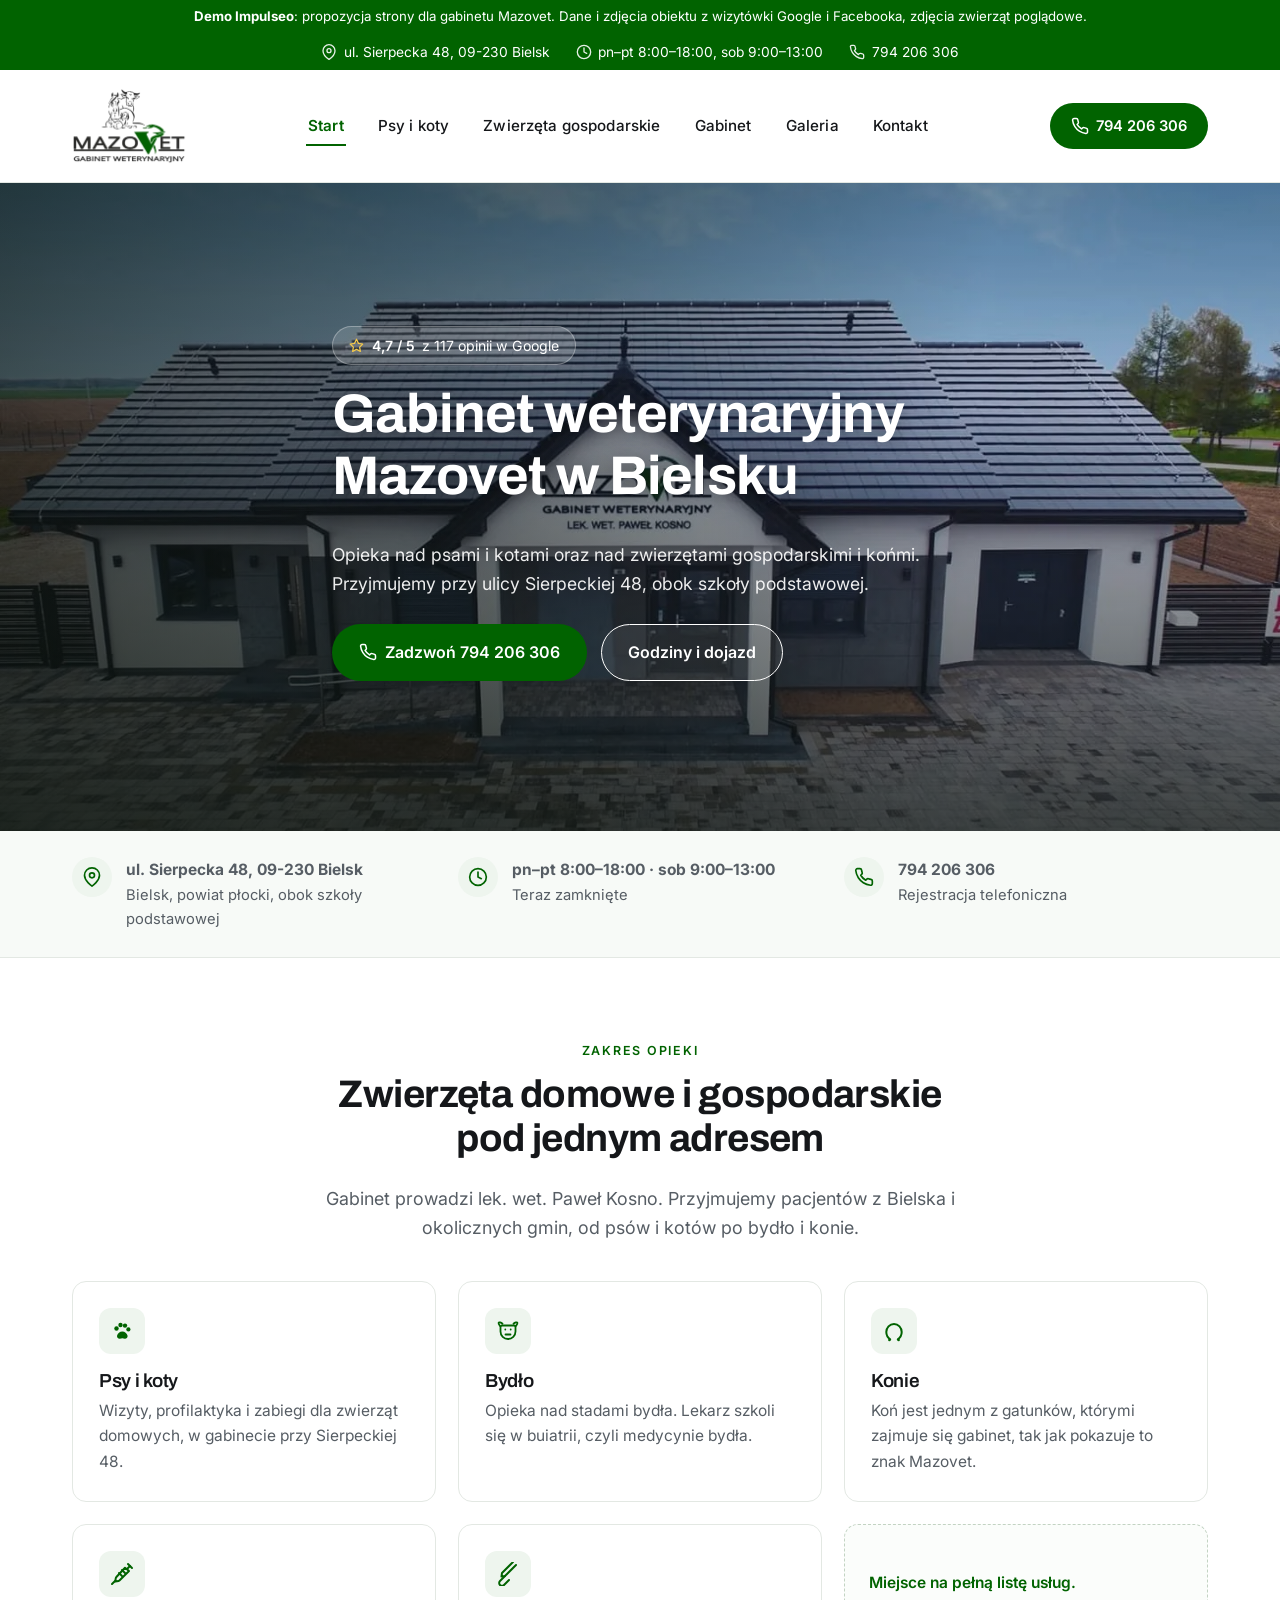
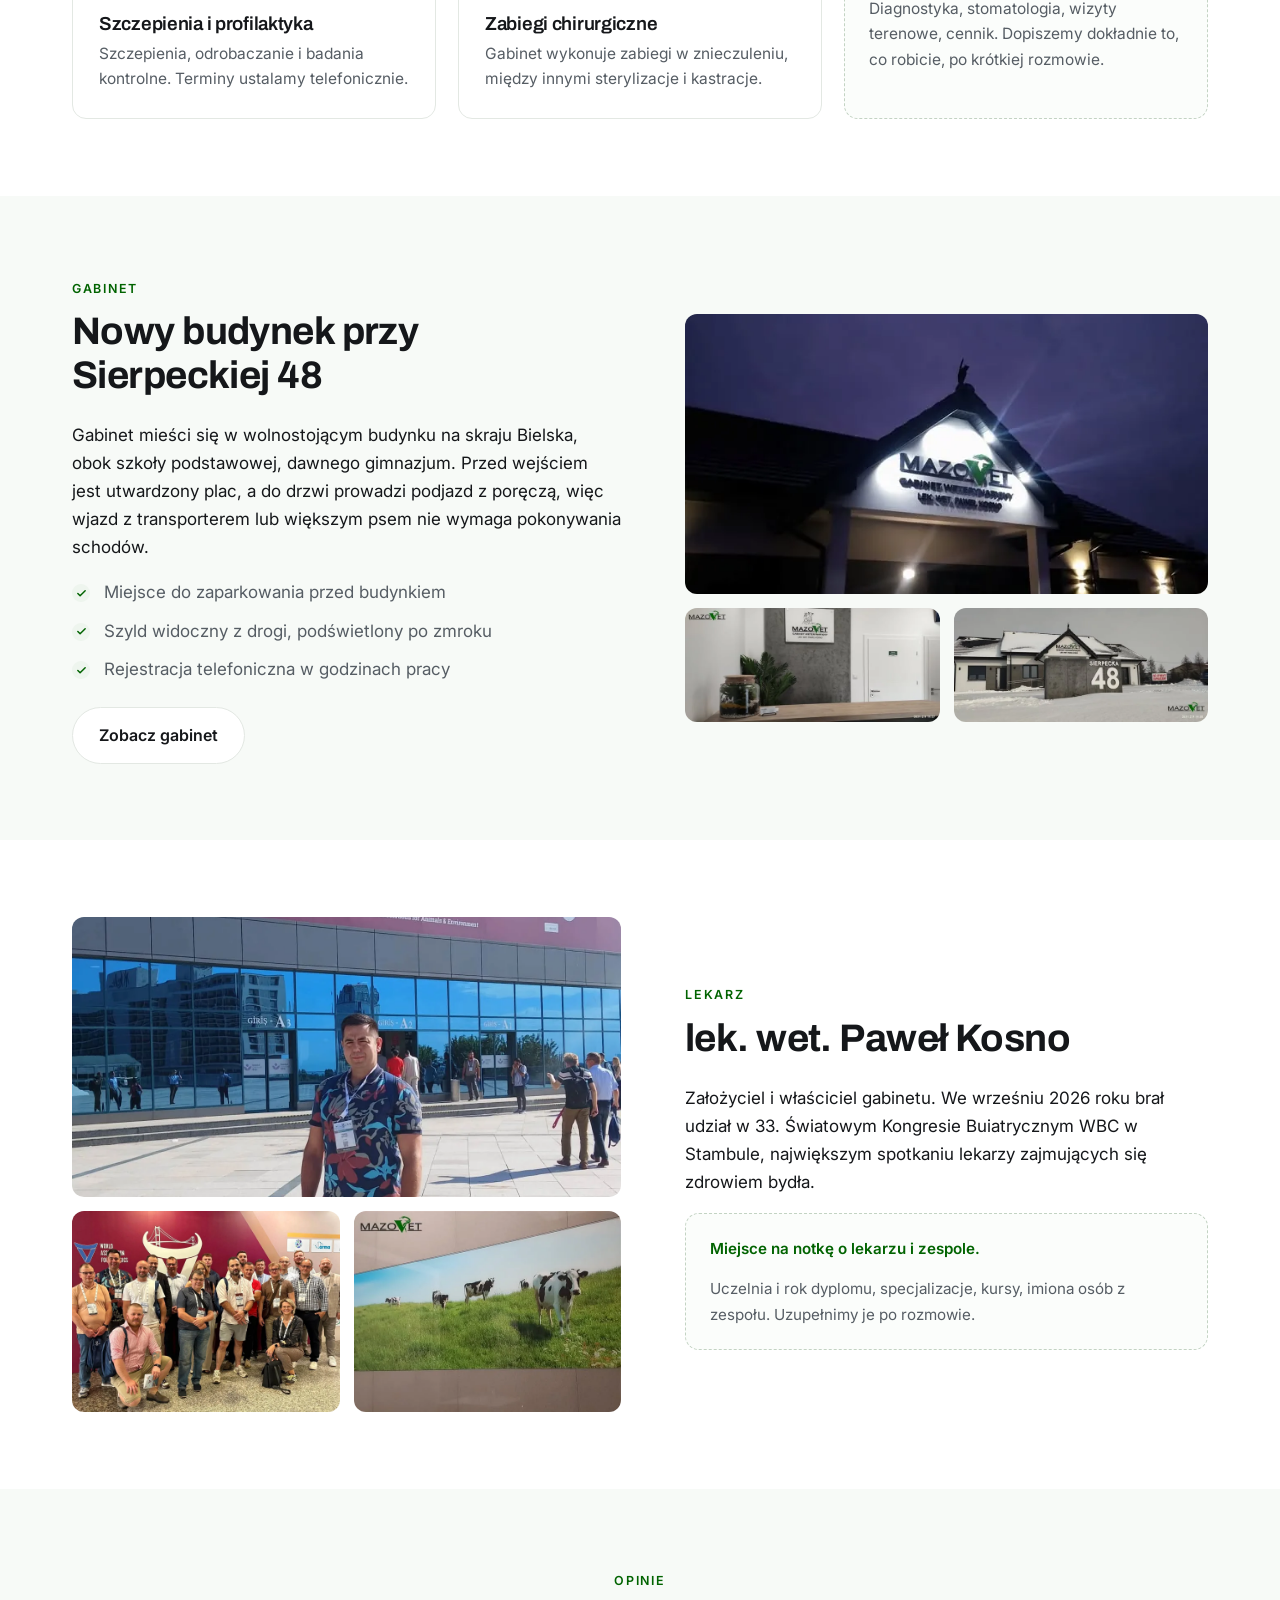
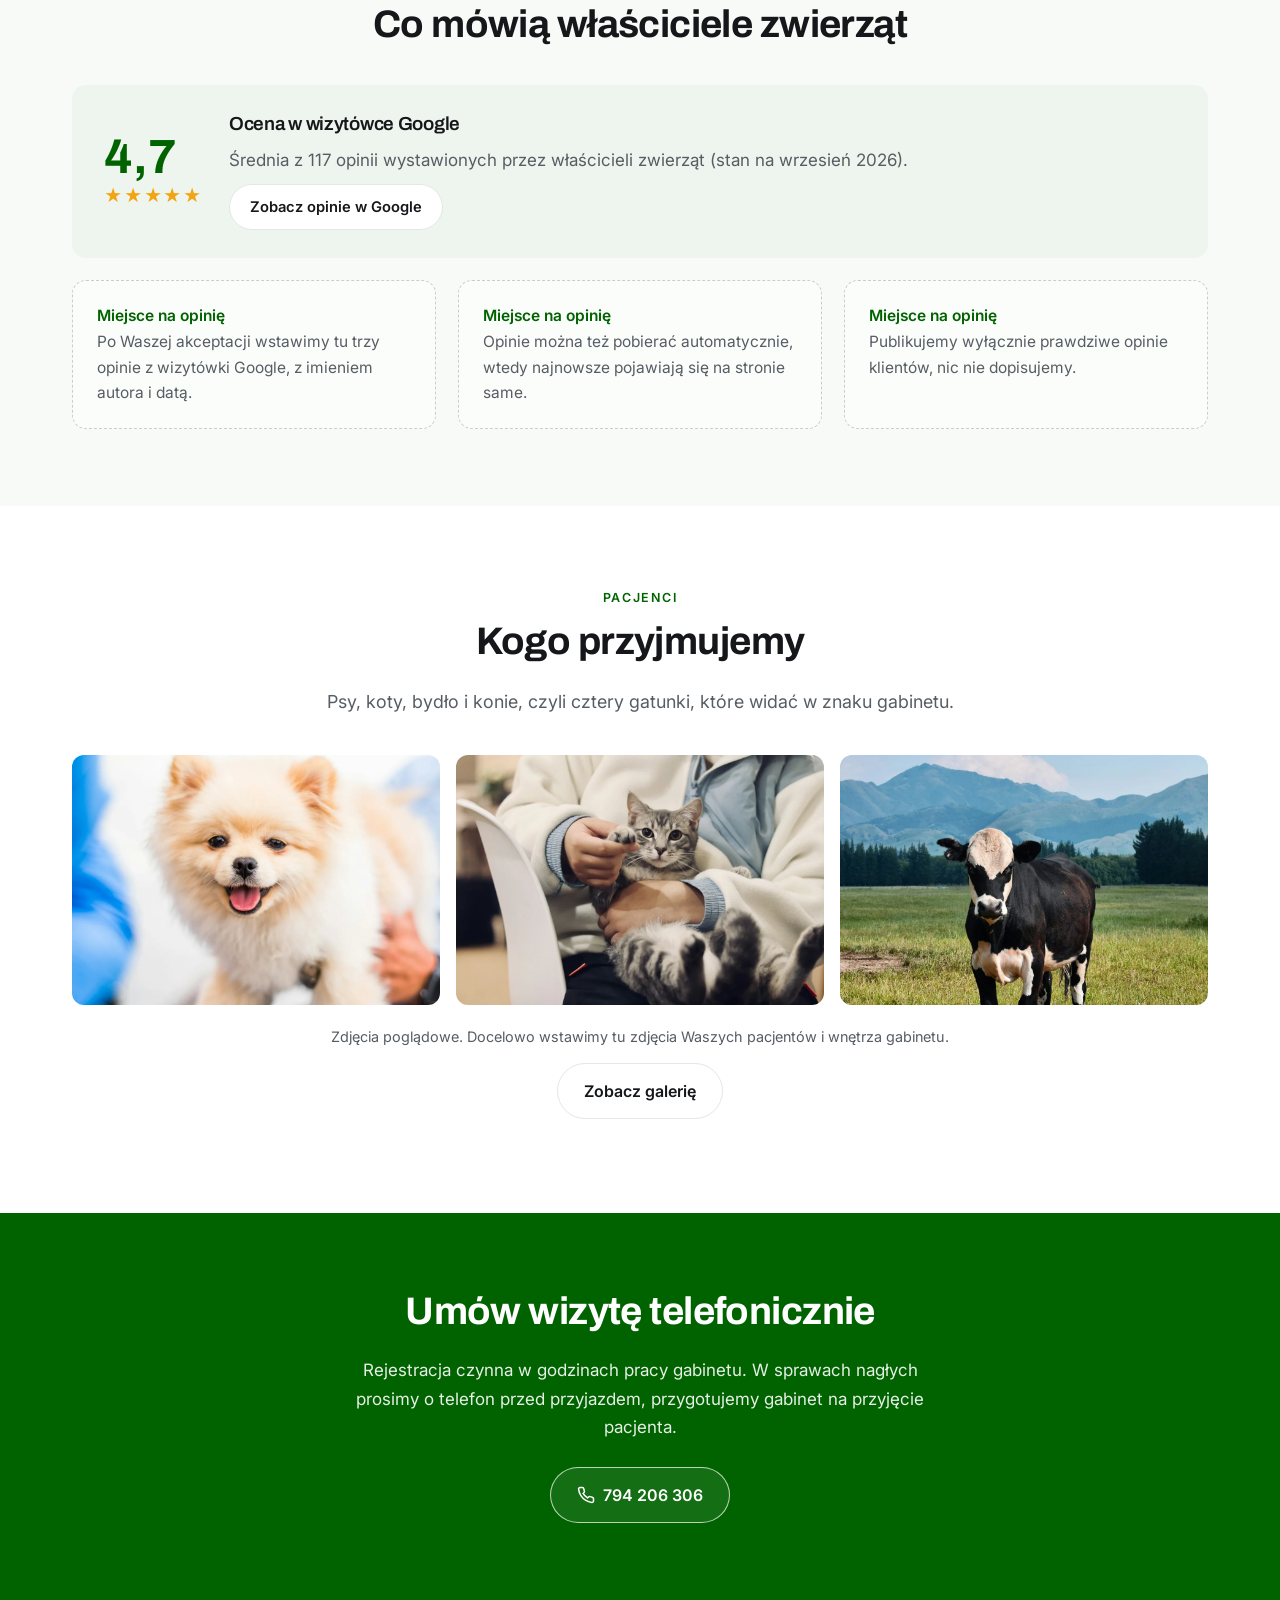
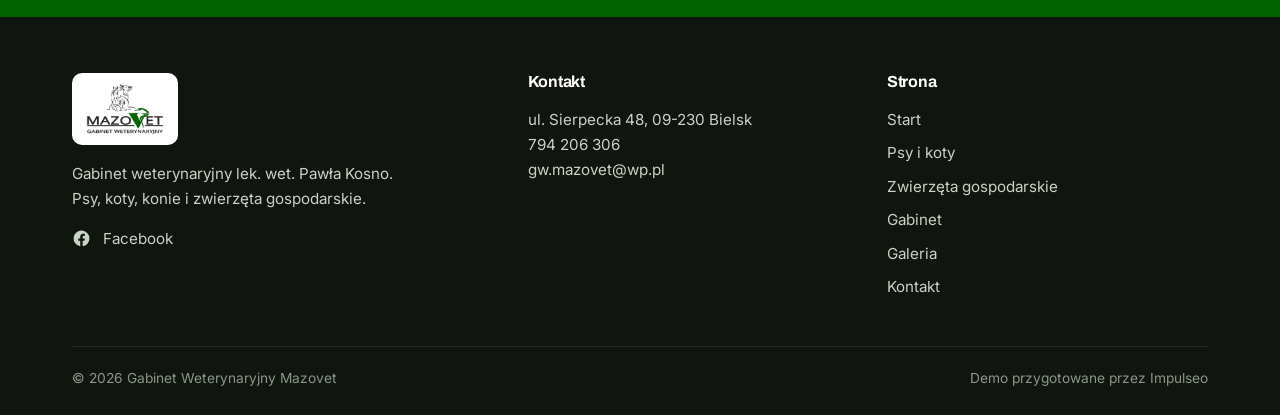
<file: index.html>
<!DOCTYPE html>
<html lang="pl">
<head>
<meta charset="utf-8">
<meta name="viewport" content="width=device-width, initial-scale=1">
<meta name="robots" content="noindex, nofollow">
<title>Gabinet Weterynaryjny Mazovet | weterynarz Bielsk, Sierpecka 48</title>
<meta name="description" content="Gabinet weterynaryjny Mazovet w Bielsku (ul. Sierpecka 48): psy, koty, bydło i konie. Rejestracja telefoniczna: 794 206 306. Pn–pt 8:00–18:00, sob 9:00–13:00.">
<link rel="canonical" href="https://impulseo-pl.github.io/mazovet-gabinet-weterynaryjny/index.html">
<meta property="og:type" content="website">
<meta property="og:title" content="Gabinet Weterynaryjny Mazovet | weterynarz Bielsk, Sierpecka 48">
<meta property="og:description" content="Gabinet weterynaryjny Mazovet w Bielsku (ul. Sierpecka 48): psy, koty, bydło i konie. Rejestracja telefoniczna: 794 206 306. Pn–pt 8:00–18:00, sob 9:00–13:00.">
<meta property="og:image" content="https://impulseo-pl.github.io/mazovet-gabinet-weterynaryjny/assets/img/klinika.webp">
<meta property="og:locale" content="pl_PL">
<meta name="twitter:card" content="summary_large_image">
<link rel="icon" href="assets/img/favicon-32.png?v=e018c4e5" sizes="32x32">
<link rel="icon" href="assets/img/favicon-192.png?v=eaf40a9d" sizes="192x192">
<link rel="apple-touch-icon" href="assets/img/apple-touch-icon.png?v=413454d2">
<link rel="preconnect" href="https://fonts.googleapis.com">
<link rel="preconnect" href="https://fonts.gstatic.com" crossorigin>
<link href="https://fonts.googleapis.com/css2?family=Archivo:wght@600;700&family=Inter:wght@400;500;600&display=swap" rel="stylesheet">
<link rel="stylesheet" href="assets/style.css?v=1ff86225">
</head>
<body>

<div class="demo-bar">
  <b>Demo Impulseo</b>: propozycja strony dla gabinetu Mazovet. Dane i zdjęcia obiektu z wizytówki Google i Facebooka, zdjęcia zwierząt poglądowe.
</div>

<header class="site-head">
  <div class="topbar">
    <div class="wrap">
      <span class="ti"><svg viewBox="0 0 24 24" fill="none" stroke="currentColor" stroke-width="2" stroke-linecap="round" stroke-linejoin="round"><path d="M21 10c0 7-9 13-9 13s-9-6-9-13a9 9 0 0 1 18 0z"/><circle cx="12" cy="10" r="3"/></svg> ul. Sierpecka 48, 09-230 Bielsk</span>
      <span class="ti hide-m"><svg viewBox="0 0 24 24" fill="none" stroke="currentColor" stroke-width="2" stroke-linecap="round" stroke-linejoin="round"><circle cx="12" cy="12" r="10"/><polyline points="12 6 12 12 16 14"/></svg> pn–pt 8:00–18:00, sob 9:00–13:00</span>
      <a class="ti" href="tel:+48794206306"><svg viewBox="0 0 24 24" fill="none" stroke="currentColor" stroke-width="2" stroke-linecap="round" stroke-linejoin="round"><path d="M22 16.92v3a2 2 0 0 1-2.18 2 19.79 19.79 0 0 1-8.63-3.07 19.5 19.5 0 0 1-6-6 19.79 19.79 0 0 1-3.07-8.67A2 2 0 0 1 4.11 2h3a2 2 0 0 1 2 1.72c.13.96.36 1.9.7 2.81a2 2 0 0 1-.45 2.11L8.09 9.91a16 16 0 0 0 6 6l1.27-1.27a2 2 0 0 1 2.11-.45c.9.34 1.85.57 2.81.7A2 2 0 0 1 22 16.92z"/></svg> 794 206 306</a>
    </div>
  </div>
  <div class="head-bg">
    <div class="head-in">
      <a class="brand" href="index.html">
        <img src="assets/img/logo.png?v=a83ef169" alt="Mazovet, Gabinet Weterynaryjny" width="461" height="307">
      </a>
      <nav class="mainnav" id="mainnav" aria-label="Główna"><a href="index.html" aria-current="page">Start</a><a href="psy-i-koty.html">Psy i koty</a><a href="zwierzeta-gospodarskie.html">Zwierzęta gospodarskie</a><a href="gabinet.html">Gabinet</a><a href="galeria.html">Galeria</a><a href="kontakt.html">Kontakt</a></nav>
      <a class="btn btn-primary btn-sm head-cta" href="tel:+48794206306"><svg viewBox="0 0 24 24" fill="none" stroke="currentColor" stroke-width="2" stroke-linecap="round" stroke-linejoin="round"><path d="M22 16.92v3a2 2 0 0 1-2.18 2 19.79 19.79 0 0 1-8.63-3.07 19.5 19.5 0 0 1-6-6 19.79 19.79 0 0 1-3.07-8.67A2 2 0 0 1 4.11 2h3a2 2 0 0 1 2 1.72c.13.96.36 1.9.7 2.81a2 2 0 0 1-.45 2.11L8.09 9.91a16 16 0 0 0 6 6l1.27-1.27a2 2 0 0 1 2.11-.45c.9.34 1.85.57 2.81.7A2 2 0 0 1 22 16.92z"/></svg> 794 206 306</a>
      <button class="burger" aria-expanded="false" aria-controls="mainnav" aria-label="Menu">
        <span></span><span></span><span></span>
      </button>
    </div>
  </div>
</header>

<section class="hero">
  <div class="hero-img">
    <img src="assets/img/klinika.webp?v=2d670b01" alt="Budynek gabinetu weterynaryjnego Mazovet przy ulicy Sierpeckiej 48 w Bielsku" width="1440" height="810" fetchpriority="high">
  </div>
  <div class="wrap hero-in">
    <span class="hero-badge"><svg viewBox="0 0 24 24" fill="none" stroke="currentColor" stroke-width="2" stroke-linecap="round" stroke-linejoin="round"><polygon points="12 2 15.1 8.6 22 9.6 17 14.6 18.2 21.5 12 18.2 5.8 21.5 7 14.6 2 9.6 8.9 8.6 12 2"/></svg> <b>4,7 / 5</b> z 117 opinii w Google</span>
    <h1>Gabinet weterynaryjny<br>Mazovet w Bielsku</h1>
    <p>Opieka nad psami i kotami oraz nad zwierzętami gospodarskimi i końmi. Przyjmujemy przy ulicy Sierpeckiej 48, obok szkoły podstawowej.</p>
    <div class="hero-actions"><a class="btn btn-primary" href="tel:+48794206306"><svg viewBox="0 0 24 24" fill="none" stroke="currentColor" stroke-width="2" stroke-linecap="round" stroke-linejoin="round"><path d="M22 16.92v3a2 2 0 0 1-2.18 2 19.79 19.79 0 0 1-8.63-3.07 19.5 19.5 0 0 1-6-6 19.79 19.79 0 0 1-3.07-8.67A2 2 0 0 1 4.11 2h3a2 2 0 0 1 2 1.72c.13.96.36 1.9.7 2.81a2 2 0 0 1-.45 2.11L8.09 9.91a16 16 0 0 0 6 6l1.27-1.27a2 2 0 0 1 2.11-.45c.9.34 1.85.57 2.81.7A2 2 0 0 1 22 16.92z"/></svg> Zadzwoń 794 206 306</a><a class="btn btn-ghost" href="kontakt.html">Godziny i dojazd</a></div>
  </div>
</section>

<div class="strip">
  <div class="wrap">
    <div class="it"><span class="ic"><svg viewBox="0 0 24 24" fill="none" stroke="currentColor" stroke-width="2" stroke-linecap="round" stroke-linejoin="round"><path d="M21 10c0 7-9 13-9 13s-9-6-9-13a9 9 0 0 1 18 0z"/><circle cx="12" cy="10" r="3"/></svg></span><span><b>ul. Sierpecka 48, 09-230 Bielsk</b><span>Bielsk, powiat płocki, obok szkoły podstawowej</span></span></div>
    <div class="it"><span class="ic"><svg viewBox="0 0 24 24" fill="none" stroke="currentColor" stroke-width="2" stroke-linecap="round" stroke-linejoin="round"><circle cx="12" cy="12" r="10"/><polyline points="12 6 12 12 16 14"/></svg></span><span><b>pn–pt 8:00–18:00 · sob 9:00–13:00</b><span data-open-status>Niedziela nieczynne</span></span></div>
    <div class="it"><span class="ic"><svg viewBox="0 0 24 24" fill="none" stroke="currentColor" stroke-width="2" stroke-linecap="round" stroke-linejoin="round"><path d="M22 16.92v3a2 2 0 0 1-2.18 2 19.79 19.79 0 0 1-8.63-3.07 19.5 19.5 0 0 1-6-6 19.79 19.79 0 0 1-3.07-8.67A2 2 0 0 1 4.11 2h3a2 2 0 0 1 2 1.72c.13.96.36 1.9.7 2.81a2 2 0 0 1-.45 2.11L8.09 9.91a16 16 0 0 0 6 6l1.27-1.27a2 2 0 0 1 2.11-.45c.9.34 1.85.57 2.81.7A2 2 0 0 1 22 16.92z"/></svg></span><span><b><a href="tel:+48794206306" style="text-decoration:none">794 206 306</a></b><span>Rejestracja telefoniczna</span></span></div>
  </div>
</div>

<section>
  <div class="wrap">
    <div class="sec-head center reveal">
      <span class="kicker">Zakres opieki</span>
      <h2>Zwierzęta domowe i gospodarskie pod jednym adresem</h2>
      <p class="lead" style="margin:0 auto">Gabinet prowadzi lek. wet. Paweł Kosno. Przyjmujemy pacjentów z Bielska i okolicznych gmin, od psów i kotów po bydło i konie.</p>
    </div>
    <div class="grid g3">
      <a class="card reveal" href="psy-i-koty.html" style="text-decoration:none">
        <span class="ic"><svg viewBox="0 0 24 24" fill="currentColor"><circle cx="6.5" cy="9.5" r="2.2"/><circle cx="10.5" cy="6" r="2.2"/><circle cx="15" cy="6.6" r="2.2"/><circle cx="18.4" cy="10.4" r="2.1"/><path d="M12.3 12.4c2.5 0 4.6 1.9 5.2 4 .5 1.8-.8 3.3-2.6 3.3-1 0-1.8-.4-2.6-.4s-1.6.4-2.6.4c-1.8 0-3.1-1.5-2.6-3.3.6-2.1 2.7-4 5.2-4z"/></svg></span>
        <h3>Psy i koty</h3>
        <p>Wizyty, profilaktyka i zabiegi dla zwierząt domowych, w gabinecie przy Sierpeckiej 48.</p>
      </a>
      <a class="card reveal" href="zwierzeta-gospodarskie.html" style="text-decoration:none">
        <span class="ic"><svg viewBox="0 0 24 24" fill="none" stroke="currentColor" stroke-width="1.8" stroke-linecap="round" stroke-linejoin="round"><path d="M4 7c-1.2-1.6-1.6-3-1.4-3.4.3-.6 2.4-.2 3.9 1.1"/><path d="M20 7c1.2-1.6 1.6-3 1.4-3.4-.3-.6-2.4-.2-3.9 1.1"/><path d="M6 6.5h12c.8 0 1.5.7 1.5 1.5v4.5a7.5 7.5 0 0 1-15 0V8c0-.8.7-1.5 1.5-1.5z"/><circle cx="9.3" cy="10.5" r=".9" fill="currentColor" stroke="none"/><circle cx="14.7" cy="10.5" r=".9" fill="currentColor" stroke="none"/><path d="M9.5 15.5h5"/></svg></span>
        <h3>Bydło</h3>
        <p>Opieka nad stadami bydła. Lekarz szkoli się w buiatrii, czyli medycynie bydła.</p>
      </a>
      <a class="card reveal" href="zwierzeta-gospodarskie.html" style="text-decoration:none">
        <span class="ic"><svg viewBox="0 0 24 24" fill="none" stroke="currentColor" stroke-width="2" stroke-linecap="round"><path d="M8.2 20.4c-2.3-1.6-3.9-4.2-3.9-7.3C4.3 8.6 7.7 5 12 5s7.7 3.6 7.7 8.1c0 3.1-1.6 5.7-3.9 7.3"/><circle cx="7.4" cy="20.9" r="1.25" fill="currentColor" stroke="none"/><circle cx="16.6" cy="20.9" r="1.25" fill="currentColor" stroke="none"/></svg></span>
        <h3>Konie</h3>
        <p>Koń jest jednym z gatunków, którymi zajmuje się gabinet, tak jak pokazuje to znak Mazovet.</p>
      </a>
      <div class="card reveal">
        <span class="ic"><svg viewBox="0 0 24 24" fill="none" stroke="currentColor" stroke-width="2" stroke-linecap="round" stroke-linejoin="round"><path d="m18 2 4 4"/><path d="m17 7 3-3"/><path d="M19 9 9.7 18.3a2 2 0 0 1-1.1.6l-3.4.6.6-3.4a2 2 0 0 1 .6-1.1L15 5.7z"/><path d="m9 11 3 3"/><path d="m12 8 3 3"/><path d="M5 19 2 22"/></svg></span>
        <h3>Szczepienia i profilaktyka</h3>
        <p>Szczepienia, odrobaczanie i badania kontrolne. Terminy ustalamy telefonicznie.</p>
      </div>
      <div class="card reveal">
        <span class="ic"><svg viewBox="0 0 24 24" fill="none" stroke="currentColor" stroke-width="2" stroke-linecap="round" stroke-linejoin="round"><path d="M20 3 9 14l-3.5.5L6 11 17 0"/><path d="M9 14 4 19a2.8 2.8 0 0 0 4 4l5-5"/></svg></span>
        <h3>Zabiegi chirurgiczne</h3>
        <p>Gabinet wykonuje zabiegi w znieczuleniu, między innymi sterylizacje i kastracje.</p>
      </div>
      <div class="card reveal todo" style="display:flex;flex-direction:column;justify-content:center">
        <p><b>Miejsce na pełną listę usług.</b></p>
        <p>Diagnostyka, stomatologia, wizyty terenowe, cennik. Dopiszemy dokładnie to, co robicie, po krótkiej rozmowie.</p>
      </div>
    </div>
  </div>
</section>

<section style="background:var(--bg-2)">
  <div class="wrap">
    <div class="split">
      <div class="split-txt reveal">
        <span class="kicker">Gabinet</span>
        <h2>Nowy budynek przy Sierpeckiej 48</h2>
        <p>Gabinet mieści się w wolnostojącym budynku na skraju Bielska, obok szkoły podstawowej, dawnego gimnazjum. Przed wejściem jest utwardzony plac, a do drzwi prowadzi podjazd z poręczą, więc wjazd z transporterem lub większym psem nie wymaga pokonywania schodów.</p>
        <ul class="ticks">
          <li>Miejsce do zaparkowania przed budynkiem</li>
          <li>Szyld widoczny z drogi, podświetlony po zmroku</li>
          <li>Rejestracja telefoniczna w godzinach pracy</li>
        </ul>
        <a class="btn btn-line" href="gabinet.html">Zobacz gabinet</a>
      </div>
      <div class="split-imgs reveal">
        <img class="wide" src="assets/img/klinika-wieczorem.webp?v=0fe99f00" alt="Podświetlony szyld gabinetu Mazovet po zmroku" width="640" height="480" loading="lazy">
        <img src="assets/img/recepcja.webp?v=9e26fdb6" alt="Wnętrze gabinetu Mazovet, recepcja" width="622" height="280" loading="lazy">
        <img src="assets/img/klinika-zima.webp?v=82b9dd1a" alt="Budynek gabinetu Mazovet zimą" width="622" height="280" loading="lazy">
      </div>
    </div>
  </div>
</section>

<section>
  <div class="wrap">
    <div class="split rev">
      <div class="split-txt reveal">
        <span class="kicker">Lekarz</span>
        <h2>lek. wet. Paweł Kosno</h2>
        <p>Założyciel i właściciel gabinetu. We wrześniu 2026 roku brał udział w 33. Światowym Kongresie Buiatrycznym WBC w Stambule, największym spotkaniu lekarzy zajmujących się zdrowiem bydła.</p>
        <div class="todo">
          <p><b>Miejsce na notkę o lekarzu i zespole.</b></p>
          <p>Uczelnia i rok dyplomu, specjalizacje, kursy, imiona osób z zespołu. Uzupełnimy je po rozmowie.</p>
        </div>
      </div>
      <div class="split-imgs reveal">
        <img class="wide" src="assets/img/kongres-wbc.webp?v=76cfe803" alt="Centrum kongresowe WBC 2026 w Stambule" width="1280" height="960" loading="lazy">
        <img src="assets/img/kongres-grupa.webp?v=d9f6c216" alt="Uczestnicy kongresu buiatrycznego WBC 2026" width="1280" height="960" loading="lazy">
        <img src="assets/img/gabinet-wnetrze.webp?v=be532d9b" alt="Wnętrze gabinetu Mazovet" width="640" height="480" loading="lazy">
      </div>
    </div>
  </div>
</section>

<section style="background:var(--bg-2)">
  <div class="wrap">
    <div class="sec-head center reveal">
      <span class="kicker">Opinie</span>
      <h2>Co mówią właściciele zwierząt</h2>
    </div>
    <div class="reveal">
<div class="rating">
  <div>
    <div class="score">4,7</div>
    <div class="stars">★★★★★</div>
  </div>
  <div style="flex:1;min-width:260px">
    <h3 class="mt0">Ocena w wizytówce Google</h3>
    <p class="muted" style="margin-bottom:.6em">Średnia z 117 opinii wystawionych przez właścicieli zwierząt (stan na wrzesień 2026).</p>
    <a class="btn btn-line btn-sm" href="https://www.google.com/maps/place/MAZOVET/@52.6791114,19.8009251,17z/data=!4m6!3m5!1s0x471c698608b34605:0xea645ec139fa9902!8m2!3d52.6791114!4d19.8009251!16s%2Fg%2F11pqcb60nr" rel="noopener">Zobacz opinie w Google</a>
  </div>
</div>
</div>
    <div class="grid g3" style="margin-top:22px">
      <div class="card todo reveal"><p><b>Miejsce na opinię</b></p><p>Po Waszej akceptacji wstawimy tu trzy opinie z wizytówki Google, z imieniem autora i datą.</p></div>
      <div class="card todo reveal"><p><b>Miejsce na opinię</b></p><p>Opinie można też pobierać automatycznie, wtedy najnowsze pojawiają się na stronie same.</p></div>
      <div class="card todo reveal"><p><b>Miejsce na opinię</b></p><p>Publikujemy wyłącznie prawdziwe opinie klientów, nic nie dopisujemy.</p></div>
    </div>
  </div>
</section>

<section>
  <div class="wrap">
    <div class="sec-head center reveal">
      <span class="kicker">Pacjenci</span>
      <h2>Kogo przyjmujemy</h2>
      <p class="lead" style="margin:0 auto">Psy, koty, bydło i konie, czyli cztery gatunki, które widać w znaku gabinetu.</p>
    </div>
    <div class="gal reveal">
      <figure><img src="assets/img/pies-gabinet.webp?v=9dd8501b" alt="Pies na stole zabiegowym w gabinecie weterynaryjnym" width="1200" height="1797" loading="lazy"></figure>
      <figure><img src="assets/img/kot-badanie.webp?v=7e8736de" alt="Kot podczas badania u weterynarza" width="1200" height="800" loading="lazy"></figure>
      <figure><img src="assets/img/krowy.webp?v=2a3b70a2" alt="Krowy na pastwisku" width="1200" height="1800" loading="lazy"></figure>
    </div>
    <p class="center muted" style="margin-top:20px;font-size:.9rem">Zdjęcia poglądowe. Docelowo wstawimy tu zdjęcia Waszych pacjentów i wnętrza gabinetu.</p>
    <p class="center" style="margin-top:14px"><a class="btn btn-line" href="galeria.html">Zobacz galerię</a></p>
  </div>
</section>

<section class="cta">
  <div class="wrap">
    <h2>Umów wizytę telefonicznie</h2>
    <p>Rejestracja czynna w godzinach pracy gabinetu. W sprawach nagłych prosimy o telefon przed przyjazdem, przygotujemy gabinet na przyjęcie pacjenta.</p>
    <p style="margin-top:26px"><a class="btn btn-ghost" href="tel:+48794206306"><svg viewBox="0 0 24 24" fill="none" stroke="currentColor" stroke-width="2" stroke-linecap="round" stroke-linejoin="round"><path d="M22 16.92v3a2 2 0 0 1-2.18 2 19.79 19.79 0 0 1-8.63-3.07 19.5 19.5 0 0 1-6-6 19.79 19.79 0 0 1-3.07-8.67A2 2 0 0 1 4.11 2h3a2 2 0 0 1 2 1.72c.13.96.36 1.9.7 2.81a2 2 0 0 1-.45 2.11L8.09 9.91a16 16 0 0 0 6 6l1.27-1.27a2 2 0 0 1 2.11-.45c.9.34 1.85.57 2.81.7A2 2 0 0 1 22 16.92z"/></svg> 794 206 306</a></p>
  </div>
</section>

<script type="application/ld+json">
{"@context":"https://schema.org","@type":"VeterinaryCare","name":"Mazovet, Gabinet Weterynaryjny lek. wet. Paweł Kosno",
"telephone":"+48 794 206 306","email":"gw.mazovet@wp.pl",
"address":{"@type":"PostalAddress","streetAddress":"ul. Sierpecka 48","postalCode":"09-230","addressLocality":"Bielsk","addressRegion":"mazowieckie","addressCountry":"PL"},
"geo":{"@type":"GeoCoordinates","latitude":52.6791114,"longitude":19.8009251},
"areaServed":["Bielsk","Gozdowo","Drobin","Sierpc","Płock","powiat płocki"],
"openingHoursSpecification":[
{"@type":"OpeningHoursSpecification","dayOfWeek":["Monday","Tuesday","Wednesday","Thursday","Friday"],"opens":"08:00","closes":"18:00"},
{"@type":"OpeningHoursSpecification","dayOfWeek":"Saturday","opens":"09:00","closes":"13:00"}],
"sameAs":["https://www.facebook.com/profile.php?id=100063583105562"]}
</script>

<footer class="site-foot">
  <div class="wrap">
    <div class="foot-grid">
      <div>
        <img class="flogo" src="assets/img/logo.png?v=a83ef169" alt="Mazovet, Gabinet Weterynaryjny" width="461" height="307">
        <p class="mt0">Gabinet weterynaryjny lek. wet. Pawła Kosno.<br>Psy, koty, konie i zwierzęta gospodarskie.</p>
        <p><a href="https://www.facebook.com/profile.php?id=100063583105562" rel="noopener"><svg viewBox="0 0 24 24" fill="currentColor"><path d="M22 12a10 10 0 1 0-11.6 9.9v-7h-2.5V12h2.5V9.8c0-2.5 1.5-3.9 3.8-3.9 1.1 0 2.2.2 2.2.2v2.5h-1.3c-1.2 0-1.6.8-1.6 1.6V12h2.8l-.4 2.9h-2.4v7A10 10 0 0 0 22 12z"/></svg> Facebook</a></p>
      </div>
      <div>
        <h4>Kontakt</h4>
        <p>ul. Sierpecka 48, 09-230 Bielsk<br>
        <a href="tel:+48794206306">794 206 306</a><br>
        <a href="mailto:gw.mazovet@wp.pl">gw.mazovet@wp.pl</a></p>
      </div>
      <div>
        <h4>Strona</h4>
        <ul class="foot-links"><li><a href="index.html">Start</a></li><li><a href="psy-i-koty.html">Psy i koty</a></li><li><a href="zwierzeta-gospodarskie.html">Zwierzęta gospodarskie</a></li><li><a href="gabinet.html">Gabinet</a></li><li><a href="galeria.html">Galeria</a></li><li><a href="kontakt.html">Kontakt</a></li></ul>
      </div>
    </div>
    <div class="foot-bottom">
      <span>© 2026 Gabinet Weterynaryjny Mazovet</span>
      <span>Demo przygotowane przez Impulseo</span>
    </div>
  </div>
</footer>

<script src="assets/main.js?v=08451829"></script>
</body>
</html>
</file>
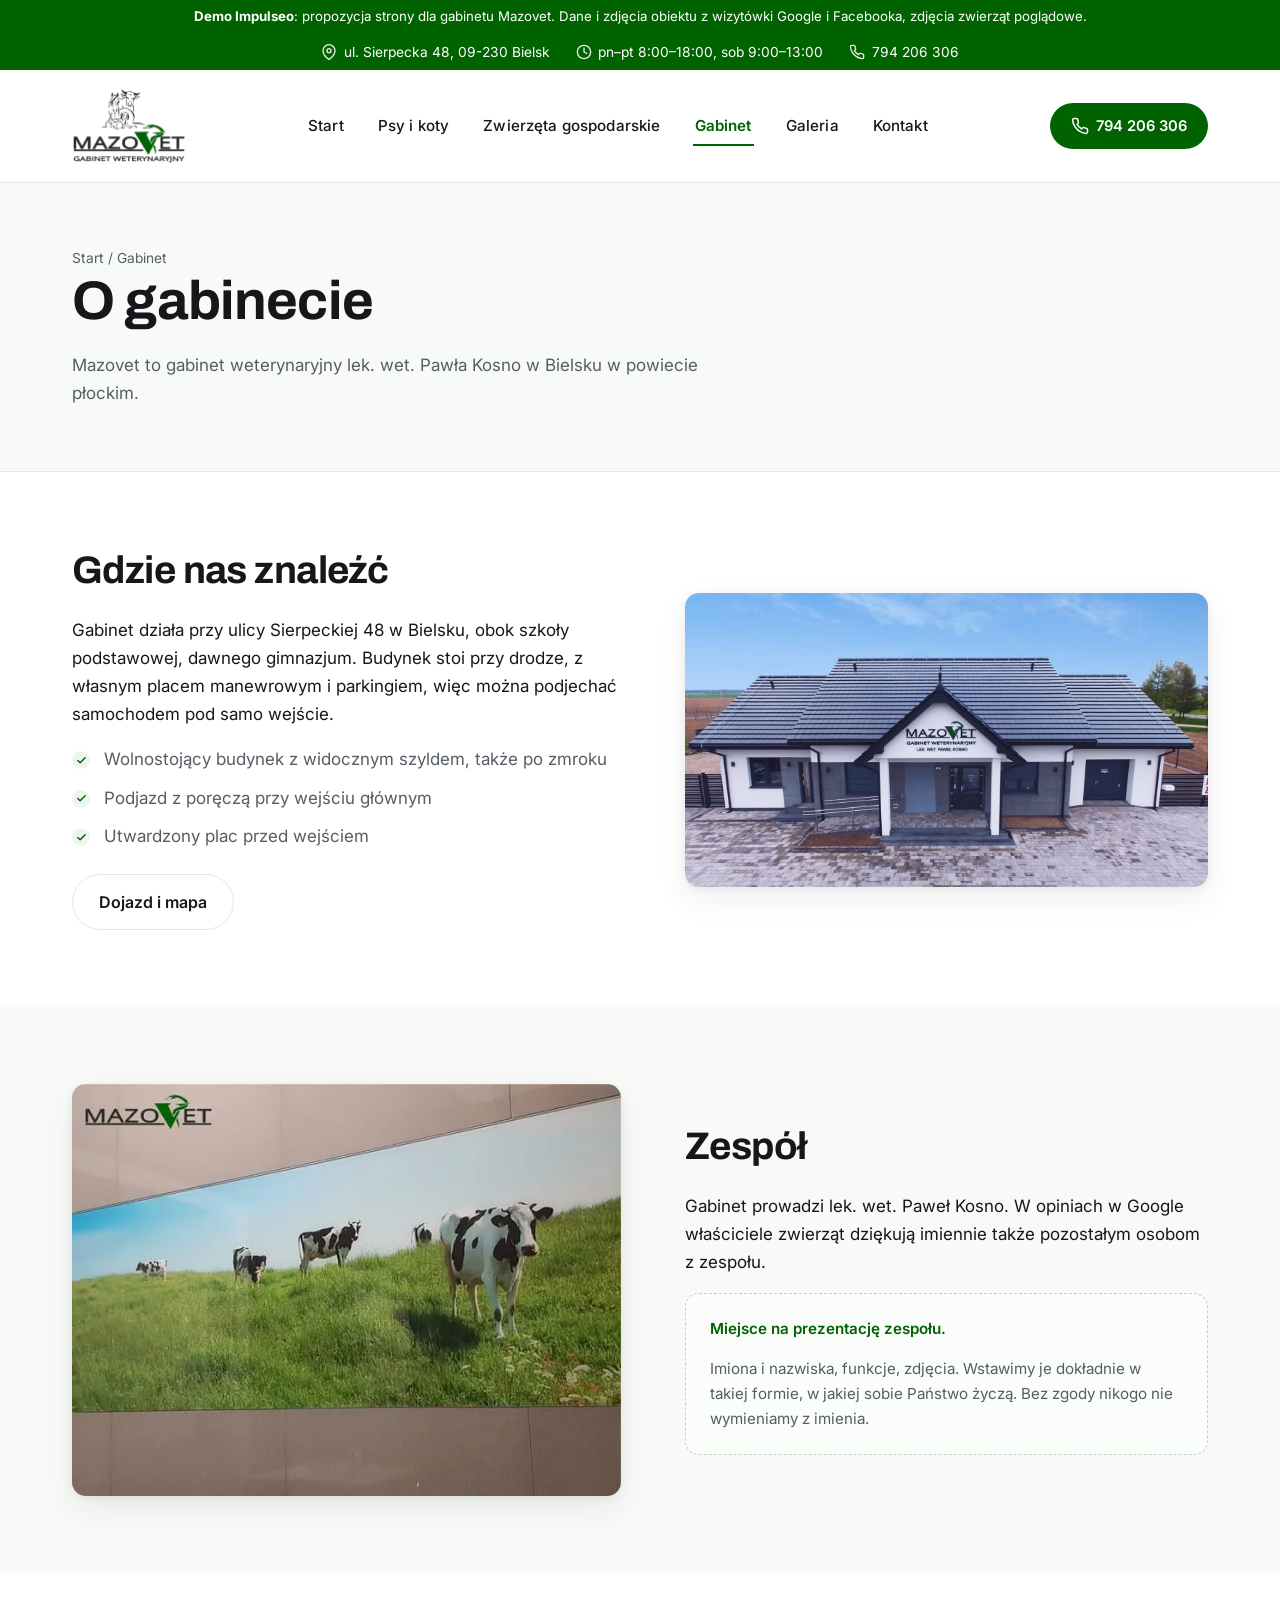
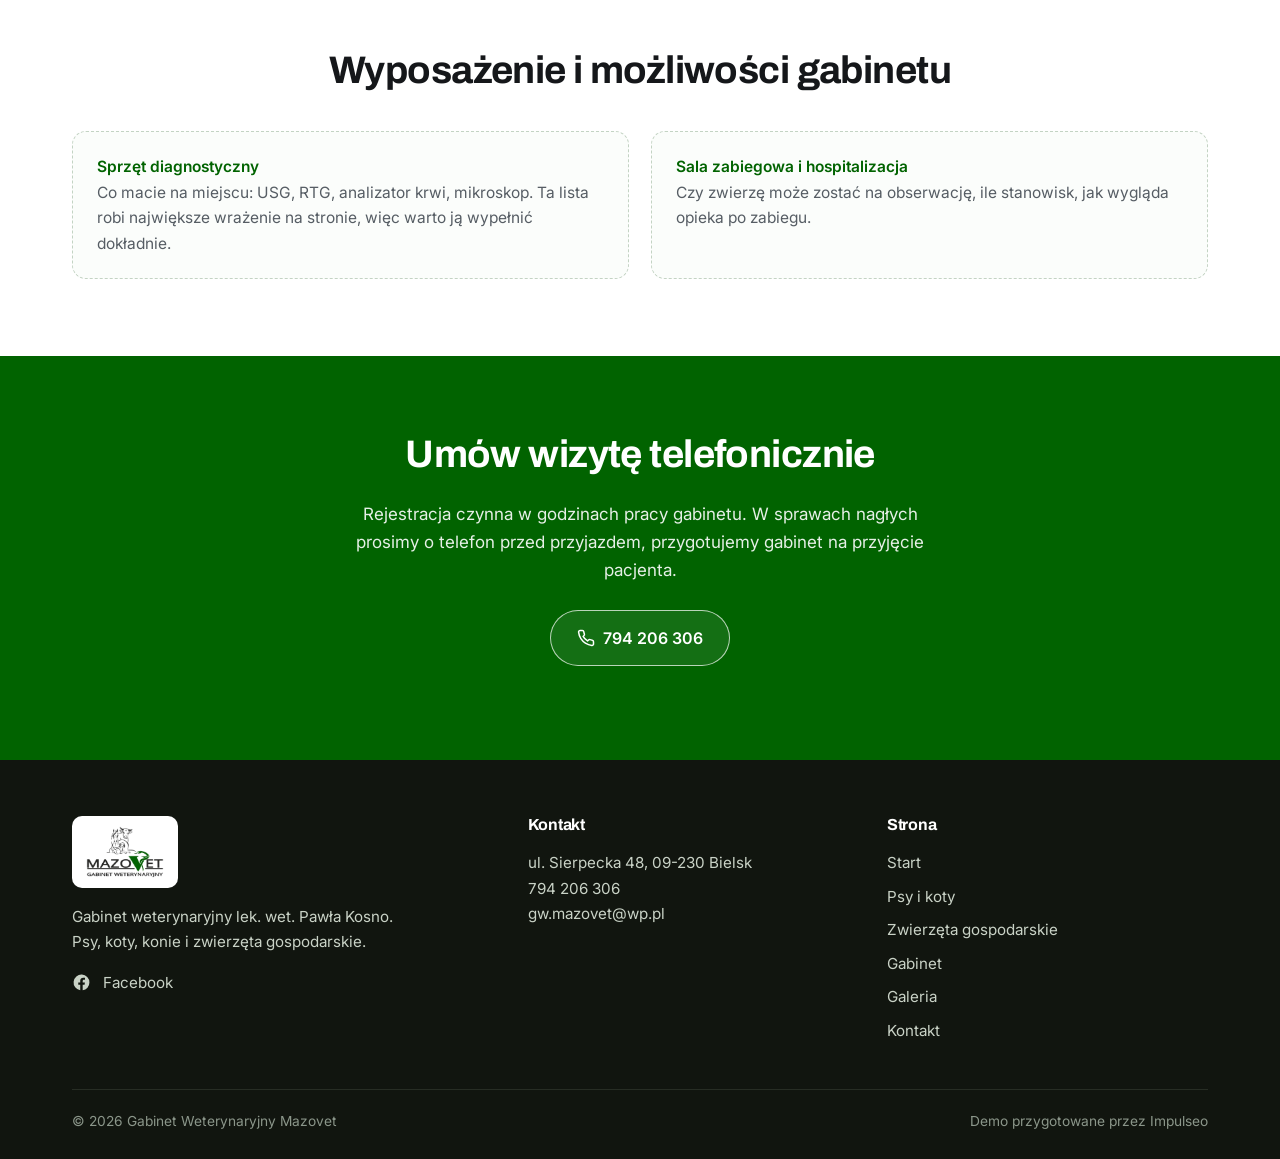
<file: gabinet.html>
<!DOCTYPE html>
<html lang="pl">
<head>
<meta charset="utf-8">
<meta name="viewport" content="width=device-width, initial-scale=1">
<meta name="robots" content="noindex, nofollow">
<title>O gabinecie | Mazovet, weterynarz w Bielsku</title>
<meta name="description" content="Gabinet weterynaryjny Mazovet przy ul. Sierpeckiej 48 w Bielsku: budynek, zespół i wyposażenie. Telefon: 794 206 306.">
<link rel="canonical" href="https://impulseo-pl.github.io/mazovet-gabinet-weterynaryjny/gabinet.html">
<meta property="og:type" content="website">
<meta property="og:title" content="O gabinecie | Mazovet, weterynarz w Bielsku">
<meta property="og:description" content="Gabinet weterynaryjny Mazovet przy ul. Sierpeckiej 48 w Bielsku: budynek, zespół i wyposażenie. Telefon: 794 206 306.">
<meta property="og:image" content="https://impulseo-pl.github.io/mazovet-gabinet-weterynaryjny/assets/img/klinika.webp">
<meta property="og:locale" content="pl_PL">
<meta name="twitter:card" content="summary_large_image">
<link rel="icon" href="assets/img/favicon-32.png?v=e018c4e5" sizes="32x32">
<link rel="icon" href="assets/img/favicon-192.png?v=eaf40a9d" sizes="192x192">
<link rel="apple-touch-icon" href="assets/img/apple-touch-icon.png?v=413454d2">
<link rel="preconnect" href="https://fonts.googleapis.com">
<link rel="preconnect" href="https://fonts.gstatic.com" crossorigin>
<link href="https://fonts.googleapis.com/css2?family=Archivo:wght@600;700&family=Inter:wght@400;500;600&display=swap" rel="stylesheet">
<link rel="stylesheet" href="assets/style.css?v=1ff86225">
</head>
<body>

<div class="demo-bar">
  <b>Demo Impulseo</b>: propozycja strony dla gabinetu Mazovet. Dane i zdjęcia obiektu z wizytówki Google i Facebooka, zdjęcia zwierząt poglądowe.
</div>

<header class="site-head">
  <div class="topbar">
    <div class="wrap">
      <span class="ti"><svg viewBox="0 0 24 24" fill="none" stroke="currentColor" stroke-width="2" stroke-linecap="round" stroke-linejoin="round"><path d="M21 10c0 7-9 13-9 13s-9-6-9-13a9 9 0 0 1 18 0z"/><circle cx="12" cy="10" r="3"/></svg> ul. Sierpecka 48, 09-230 Bielsk</span>
      <span class="ti hide-m"><svg viewBox="0 0 24 24" fill="none" stroke="currentColor" stroke-width="2" stroke-linecap="round" stroke-linejoin="round"><circle cx="12" cy="12" r="10"/><polyline points="12 6 12 12 16 14"/></svg> pn–pt 8:00–18:00, sob 9:00–13:00</span>
      <a class="ti" href="tel:+48794206306"><svg viewBox="0 0 24 24" fill="none" stroke="currentColor" stroke-width="2" stroke-linecap="round" stroke-linejoin="round"><path d="M22 16.92v3a2 2 0 0 1-2.18 2 19.79 19.79 0 0 1-8.63-3.07 19.5 19.5 0 0 1-6-6 19.79 19.79 0 0 1-3.07-8.67A2 2 0 0 1 4.11 2h3a2 2 0 0 1 2 1.72c.13.96.36 1.9.7 2.81a2 2 0 0 1-.45 2.11L8.09 9.91a16 16 0 0 0 6 6l1.27-1.27a2 2 0 0 1 2.11-.45c.9.34 1.85.57 2.81.7A2 2 0 0 1 22 16.92z"/></svg> 794 206 306</a>
    </div>
  </div>
  <div class="head-bg">
    <div class="head-in">
      <a class="brand" href="index.html">
        <img src="assets/img/logo.png?v=a83ef169" alt="Mazovet, Gabinet Weterynaryjny" width="461" height="307">
      </a>
      <nav class="mainnav" id="mainnav" aria-label="Główna"><a href="index.html">Start</a><a href="psy-i-koty.html">Psy i koty</a><a href="zwierzeta-gospodarskie.html">Zwierzęta gospodarskie</a><a href="gabinet.html" aria-current="page">Gabinet</a><a href="galeria.html">Galeria</a><a href="kontakt.html">Kontakt</a></nav>
      <a class="btn btn-primary btn-sm head-cta" href="tel:+48794206306"><svg viewBox="0 0 24 24" fill="none" stroke="currentColor" stroke-width="2" stroke-linecap="round" stroke-linejoin="round"><path d="M22 16.92v3a2 2 0 0 1-2.18 2 19.79 19.79 0 0 1-8.63-3.07 19.5 19.5 0 0 1-6-6 19.79 19.79 0 0 1-3.07-8.67A2 2 0 0 1 4.11 2h3a2 2 0 0 1 2 1.72c.13.96.36 1.9.7 2.81a2 2 0 0 1-.45 2.11L8.09 9.91a16 16 0 0 0 6 6l1.27-1.27a2 2 0 0 1 2.11-.45c.9.34 1.85.57 2.81.7A2 2 0 0 1 22 16.92z"/></svg> 794 206 306</a>
      <button class="burger" aria-expanded="false" aria-controls="mainnav" aria-label="Menu">
        <span></span><span></span><span></span>
      </button>
    </div>
  </div>
</header>

<div class="pagehead">
  <div class="wrap">
    <p class="crumbs"><a href="index.html">Start</a> / Gabinet</p>
    <h1>O gabinecie</h1>
    <p>Mazovet to gabinet weterynaryjny lek. wet. Pawła Kosno w Bielsku w powiecie płockim.</p>
  </div>
</div>

<section>
  <div class="wrap">
    <div class="split">
      <div class="split-txt">
        <h2 class="mt0">Gdzie nas znaleźć</h2>
        <p>Gabinet działa przy ulicy Sierpeckiej 48 w Bielsku, obok szkoły podstawowej, dawnego gimnazjum. Budynek stoi przy drodze, z własnym placem manewrowym i parkingiem, więc można podjechać samochodem pod samo wejście.</p>
        <ul class="ticks">
          <li>Wolnostojący budynek z widocznym szyldem, także po zmroku</li>
          <li>Podjazd z poręczą przy wejściu głównym</li>
          <li>Utwardzony plac przed wejściem</li>
        </ul>
        <a class="btn btn-line" href="kontakt.html">Dojazd i mapa</a>
      </div>
      <div class="split-img"><img src="assets/img/klinika.webp?v=2d670b01" alt="Budynek gabinetu Mazovet" width="1440" height="810" loading="lazy"></div>
    </div>
  </div>
</section>

<section style="background:var(--bg-2)">
  <div class="wrap">
    <div class="split rev">
      <div class="split-txt">
        <h2 class="mt0">Zespół</h2>
        <p>Gabinet prowadzi lek. wet. Paweł Kosno. W opiniach w Google właściciele zwierząt dziękują imiennie także pozostałym osobom z zespołu.</p>
        <div class="todo">
          <p><b>Miejsce na prezentację zespołu.</b></p>
          <p>Imiona i nazwiska, funkcje, zdjęcia. Wstawimy je dokładnie w takiej formie, w jakiej sobie Państwo życzą. Bez zgody nikogo nie wymieniamy z imienia.</p>
        </div>
      </div>
      <div class="split-img"><img src="assets/img/gabinet-wnetrze.webp?v=be532d9b" alt="Wnętrze gabinetu Mazovet" width="640" height="480" loading="lazy"></div>
    </div>
  </div>
</section>

<section>
  <div class="wrap">
    <div class="sec-head center">
      <h2>Wyposażenie i możliwości gabinetu</h2>
    </div>
    <div class="grid g2">
      <div class="card todo"><p><b>Sprzęt diagnostyczny</b></p><p>Co macie na miejscu: USG, RTG, analizator krwi, mikroskop. Ta lista robi największe wrażenie na stronie, więc warto ją wypełnić dokładnie.</p></div>
      <div class="card todo"><p><b>Sala zabiegowa i hospitalizacja</b></p><p>Czy zwierzę może zostać na obserwację, ile stanowisk, jak wygląda opieka po zabiegu.</p></div>
    </div>
  </div>
</section>

<section class="cta">
  <div class="wrap">
    <h2>Umów wizytę telefonicznie</h2>
    <p>Rejestracja czynna w godzinach pracy gabinetu. W sprawach nagłych prosimy o telefon przed przyjazdem, przygotujemy gabinet na przyjęcie pacjenta.</p>
    <p style="margin-top:26px"><a class="btn btn-ghost" href="tel:+48794206306"><svg viewBox="0 0 24 24" fill="none" stroke="currentColor" stroke-width="2" stroke-linecap="round" stroke-linejoin="round"><path d="M22 16.92v3a2 2 0 0 1-2.18 2 19.79 19.79 0 0 1-8.63-3.07 19.5 19.5 0 0 1-6-6 19.79 19.79 0 0 1-3.07-8.67A2 2 0 0 1 4.11 2h3a2 2 0 0 1 2 1.72c.13.96.36 1.9.7 2.81a2 2 0 0 1-.45 2.11L8.09 9.91a16 16 0 0 0 6 6l1.27-1.27a2 2 0 0 1 2.11-.45c.9.34 1.85.57 2.81.7A2 2 0 0 1 22 16.92z"/></svg> 794 206 306</a></p>
  </div>
</section>

<script type="application/ld+json">
{"@context":"https://schema.org","@type":"VeterinaryCare","name":"Mazovet, Gabinet Weterynaryjny lek. wet. Paweł Kosno",
"telephone":"+48 794 206 306","email":"gw.mazovet@wp.pl",
"address":{"@type":"PostalAddress","streetAddress":"ul. Sierpecka 48","postalCode":"09-230","addressLocality":"Bielsk","addressRegion":"mazowieckie","addressCountry":"PL"},
"geo":{"@type":"GeoCoordinates","latitude":52.6791114,"longitude":19.8009251},
"areaServed":["Bielsk","Gozdowo","Drobin","Sierpc","Płock","powiat płocki"],
"openingHoursSpecification":[
{"@type":"OpeningHoursSpecification","dayOfWeek":["Monday","Tuesday","Wednesday","Thursday","Friday"],"opens":"08:00","closes":"18:00"},
{"@type":"OpeningHoursSpecification","dayOfWeek":"Saturday","opens":"09:00","closes":"13:00"}],
"sameAs":["https://www.facebook.com/profile.php?id=100063583105562"]}
</script>

<footer class="site-foot">
  <div class="wrap">
    <div class="foot-grid">
      <div>
        <img class="flogo" src="assets/img/logo.png?v=a83ef169" alt="Mazovet, Gabinet Weterynaryjny" width="461" height="307">
        <p class="mt0">Gabinet weterynaryjny lek. wet. Pawła Kosno.<br>Psy, koty, konie i zwierzęta gospodarskie.</p>
        <p><a href="https://www.facebook.com/profile.php?id=100063583105562" rel="noopener"><svg viewBox="0 0 24 24" fill="currentColor"><path d="M22 12a10 10 0 1 0-11.6 9.9v-7h-2.5V12h2.5V9.8c0-2.5 1.5-3.9 3.8-3.9 1.1 0 2.2.2 2.2.2v2.5h-1.3c-1.2 0-1.6.8-1.6 1.6V12h2.8l-.4 2.9h-2.4v7A10 10 0 0 0 22 12z"/></svg> Facebook</a></p>
      </div>
      <div>
        <h4>Kontakt</h4>
        <p>ul. Sierpecka 48, 09-230 Bielsk<br>
        <a href="tel:+48794206306">794 206 306</a><br>
        <a href="mailto:gw.mazovet@wp.pl">gw.mazovet@wp.pl</a></p>
      </div>
      <div>
        <h4>Strona</h4>
        <ul class="foot-links"><li><a href="index.html">Start</a></li><li><a href="psy-i-koty.html">Psy i koty</a></li><li><a href="zwierzeta-gospodarskie.html">Zwierzęta gospodarskie</a></li><li><a href="gabinet.html">Gabinet</a></li><li><a href="galeria.html">Galeria</a></li><li><a href="kontakt.html">Kontakt</a></li></ul>
      </div>
    </div>
    <div class="foot-bottom">
      <span>© 2026 Gabinet Weterynaryjny Mazovet</span>
      <span>Demo przygotowane przez Impulseo</span>
    </div>
  </div>
</footer>

<script src="assets/main.js?v=08451829"></script>
</body>
</html>
</file>
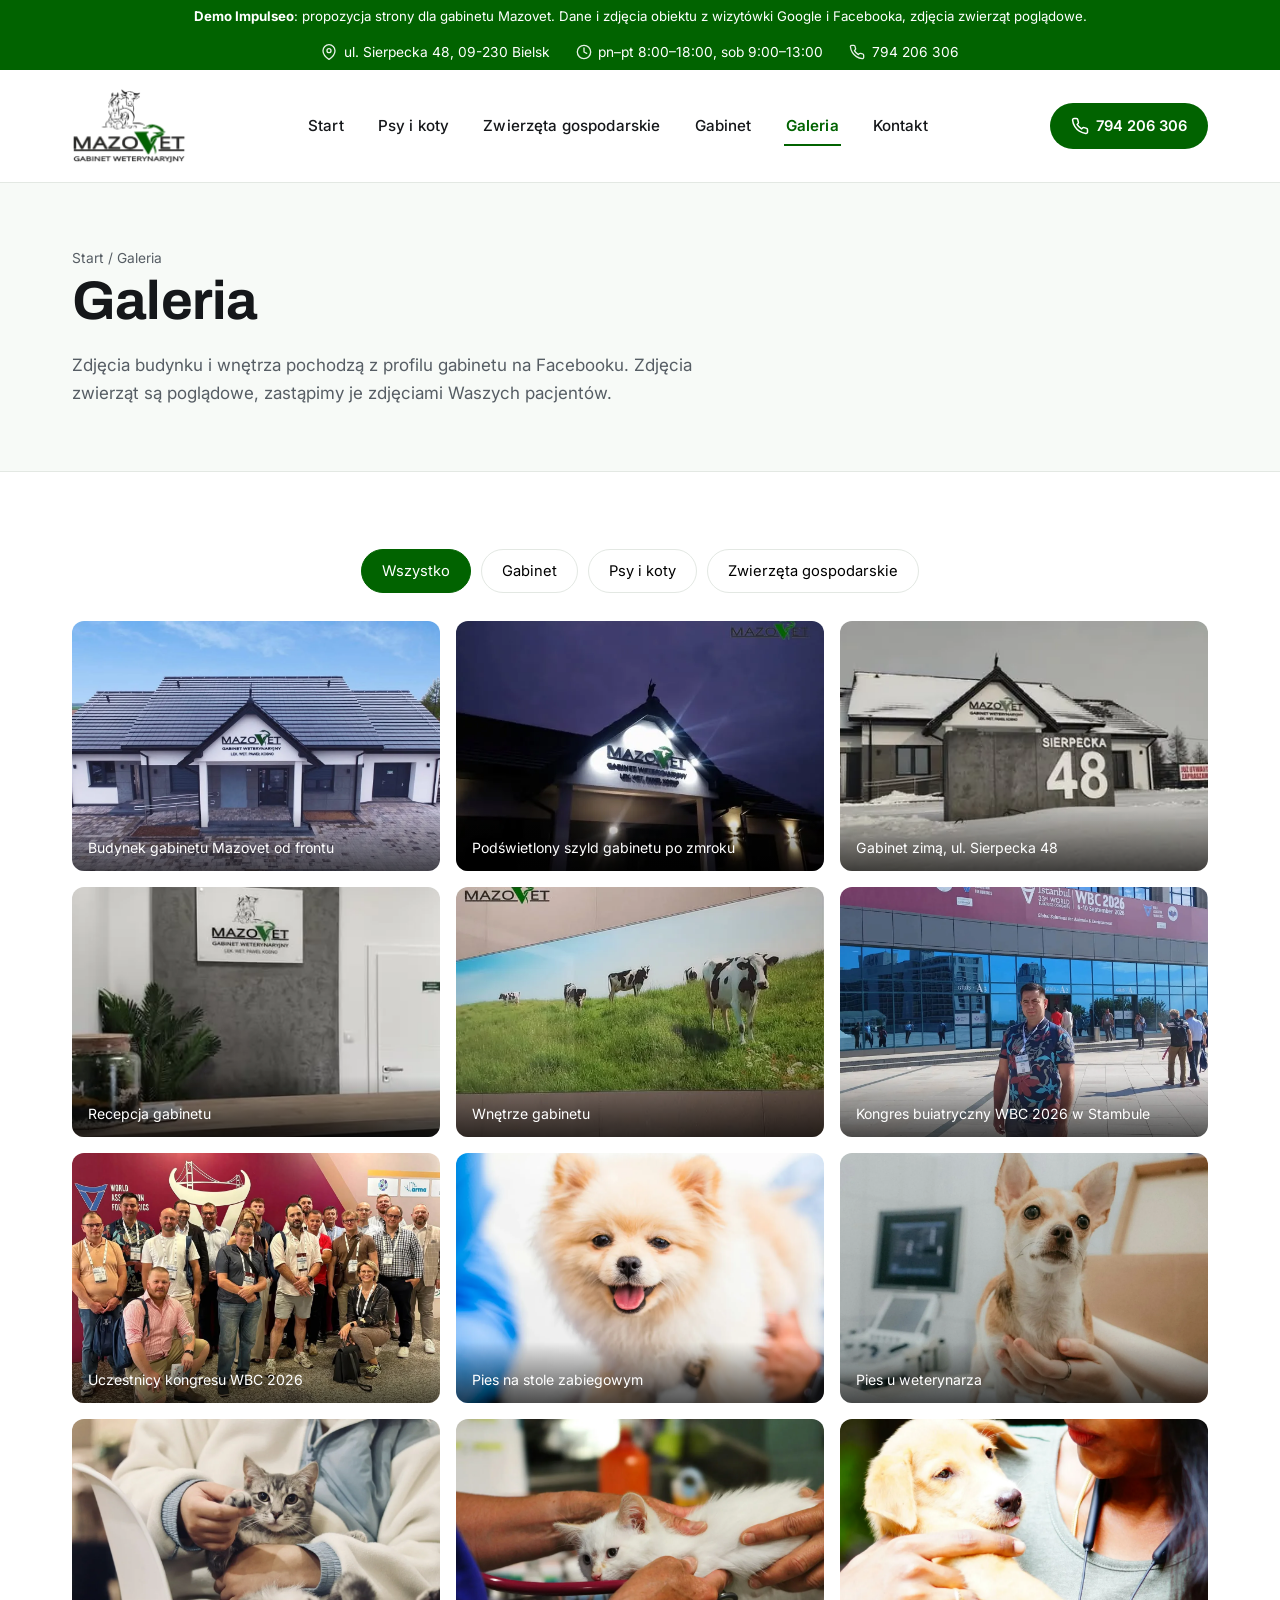
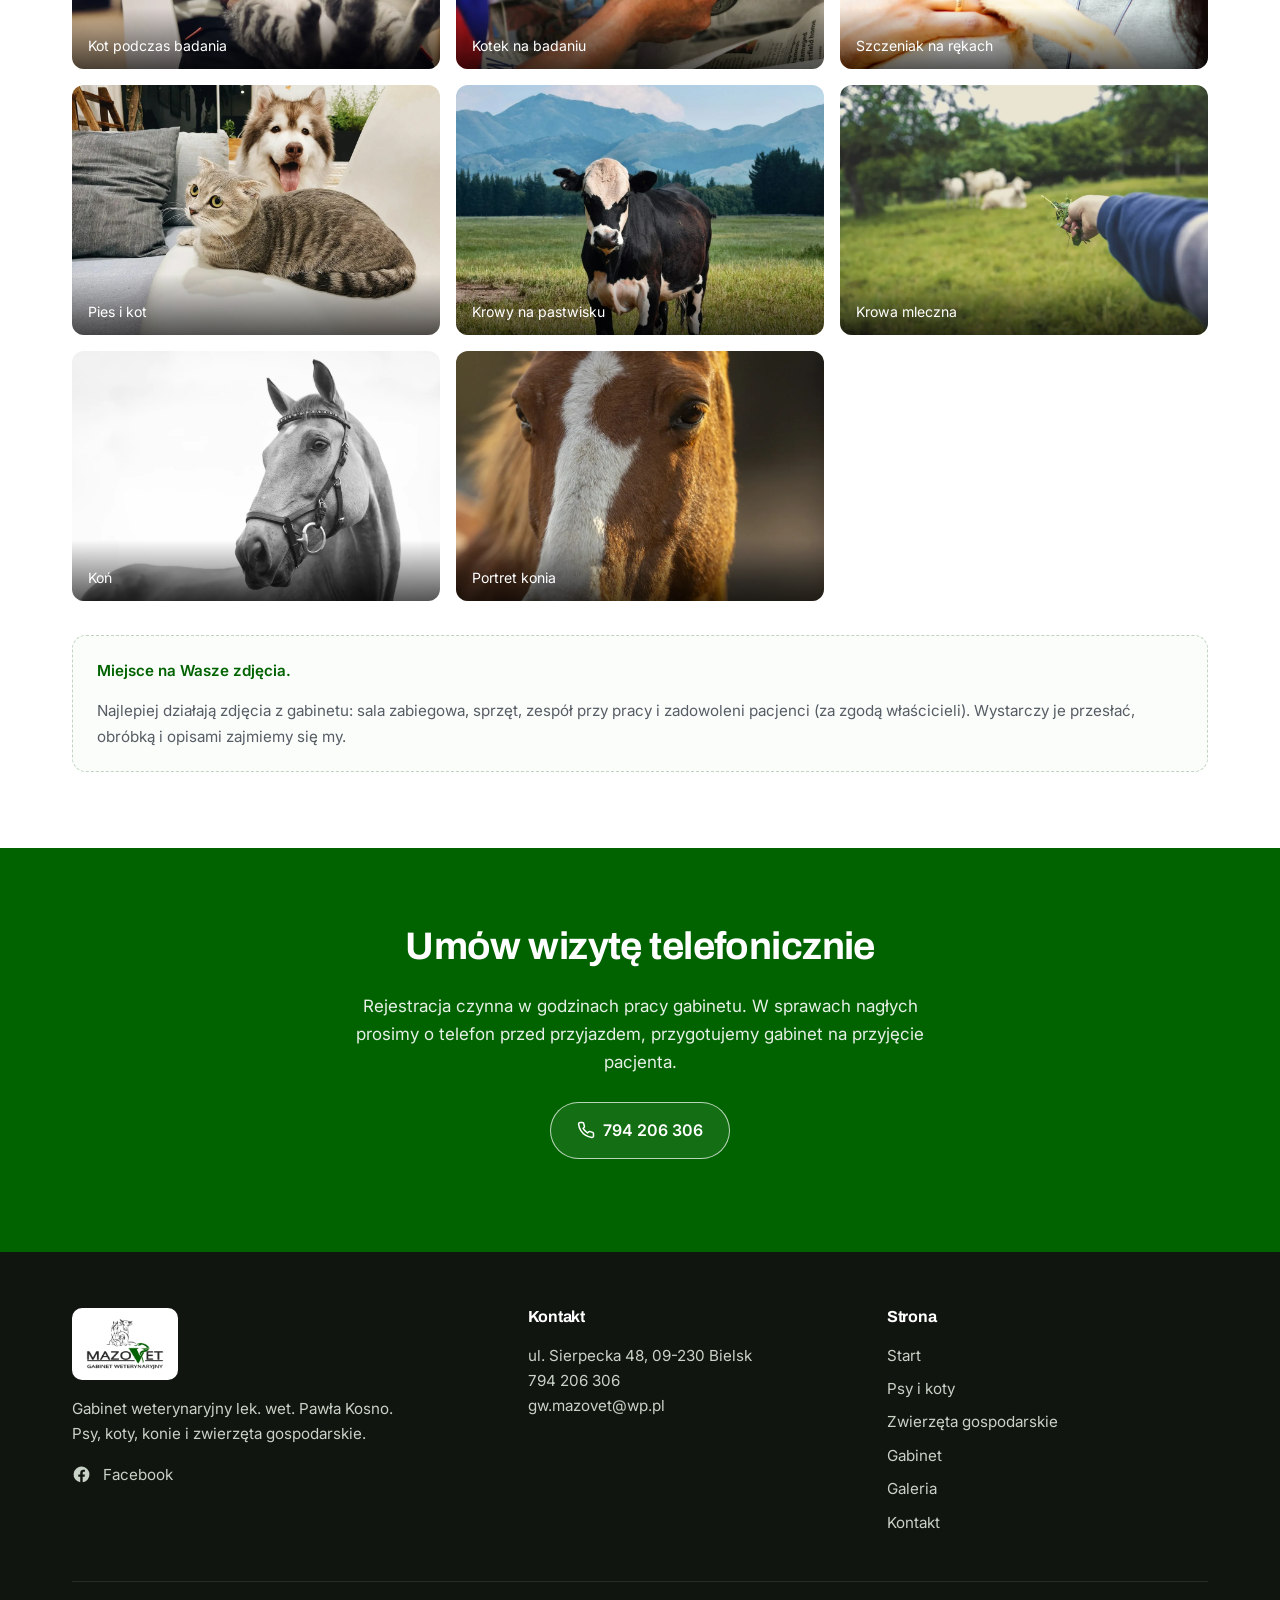
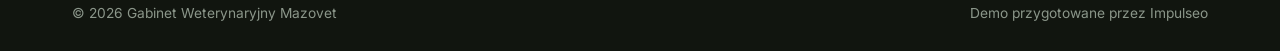
<file: galeria.html>
<!DOCTYPE html>
<html lang="pl">
<head>
<meta charset="utf-8">
<meta name="viewport" content="width=device-width, initial-scale=1">
<meta name="robots" content="noindex, nofollow">
<title>Galeria | Gabinet Weterynaryjny Mazovet w Bielsku</title>
<meta name="description" content="Zdjęcia gabinetu weterynaryjnego Mazovet przy ul. Sierpeckiej 48 w Bielsku oraz pacjentów, którymi się zajmujemy.">
<link rel="canonical" href="https://impulseo-pl.github.io/mazovet-gabinet-weterynaryjny/galeria.html">
<meta property="og:type" content="website">
<meta property="og:title" content="Galeria | Gabinet Weterynaryjny Mazovet w Bielsku">
<meta property="og:description" content="Zdjęcia gabinetu weterynaryjnego Mazovet przy ul. Sierpeckiej 48 w Bielsku oraz pacjentów, którymi się zajmujemy.">
<meta property="og:image" content="https://impulseo-pl.github.io/mazovet-gabinet-weterynaryjny/assets/img/klinika.webp">
<meta property="og:locale" content="pl_PL">
<meta name="twitter:card" content="summary_large_image">
<link rel="icon" href="assets/img/favicon-32.png?v=e018c4e5" sizes="32x32">
<link rel="icon" href="assets/img/favicon-192.png?v=eaf40a9d" sizes="192x192">
<link rel="apple-touch-icon" href="assets/img/apple-touch-icon.png?v=413454d2">
<link rel="preconnect" href="https://fonts.googleapis.com">
<link rel="preconnect" href="https://fonts.gstatic.com" crossorigin>
<link href="https://fonts.googleapis.com/css2?family=Archivo:wght@600;700&family=Inter:wght@400;500;600&display=swap" rel="stylesheet">
<link rel="stylesheet" href="assets/style.css?v=1ff86225">
</head>
<body>

<div class="demo-bar">
  <b>Demo Impulseo</b>: propozycja strony dla gabinetu Mazovet. Dane i zdjęcia obiektu z wizytówki Google i Facebooka, zdjęcia zwierząt poglądowe.
</div>

<header class="site-head">
  <div class="topbar">
    <div class="wrap">
      <span class="ti"><svg viewBox="0 0 24 24" fill="none" stroke="currentColor" stroke-width="2" stroke-linecap="round" stroke-linejoin="round"><path d="M21 10c0 7-9 13-9 13s-9-6-9-13a9 9 0 0 1 18 0z"/><circle cx="12" cy="10" r="3"/></svg> ul. Sierpecka 48, 09-230 Bielsk</span>
      <span class="ti hide-m"><svg viewBox="0 0 24 24" fill="none" stroke="currentColor" stroke-width="2" stroke-linecap="round" stroke-linejoin="round"><circle cx="12" cy="12" r="10"/><polyline points="12 6 12 12 16 14"/></svg> pn–pt 8:00–18:00, sob 9:00–13:00</span>
      <a class="ti" href="tel:+48794206306"><svg viewBox="0 0 24 24" fill="none" stroke="currentColor" stroke-width="2" stroke-linecap="round" stroke-linejoin="round"><path d="M22 16.92v3a2 2 0 0 1-2.18 2 19.79 19.79 0 0 1-8.63-3.07 19.5 19.5 0 0 1-6-6 19.79 19.79 0 0 1-3.07-8.67A2 2 0 0 1 4.11 2h3a2 2 0 0 1 2 1.72c.13.96.36 1.9.7 2.81a2 2 0 0 1-.45 2.11L8.09 9.91a16 16 0 0 0 6 6l1.27-1.27a2 2 0 0 1 2.11-.45c.9.34 1.85.57 2.81.7A2 2 0 0 1 22 16.92z"/></svg> 794 206 306</a>
    </div>
  </div>
  <div class="head-bg">
    <div class="head-in">
      <a class="brand" href="index.html">
        <img src="assets/img/logo.png?v=a83ef169" alt="Mazovet, Gabinet Weterynaryjny" width="461" height="307">
      </a>
      <nav class="mainnav" id="mainnav" aria-label="Główna"><a href="index.html">Start</a><a href="psy-i-koty.html">Psy i koty</a><a href="zwierzeta-gospodarskie.html">Zwierzęta gospodarskie</a><a href="gabinet.html">Gabinet</a><a href="galeria.html" aria-current="page">Galeria</a><a href="kontakt.html">Kontakt</a></nav>
      <a class="btn btn-primary btn-sm head-cta" href="tel:+48794206306"><svg viewBox="0 0 24 24" fill="none" stroke="currentColor" stroke-width="2" stroke-linecap="round" stroke-linejoin="round"><path d="M22 16.92v3a2 2 0 0 1-2.18 2 19.79 19.79 0 0 1-8.63-3.07 19.5 19.5 0 0 1-6-6 19.79 19.79 0 0 1-3.07-8.67A2 2 0 0 1 4.11 2h3a2 2 0 0 1 2 1.72c.13.96.36 1.9.7 2.81a2 2 0 0 1-.45 2.11L8.09 9.91a16 16 0 0 0 6 6l1.27-1.27a2 2 0 0 1 2.11-.45c.9.34 1.85.57 2.81.7A2 2 0 0 1 22 16.92z"/></svg> 794 206 306</a>
      <button class="burger" aria-expanded="false" aria-controls="mainnav" aria-label="Menu">
        <span></span><span></span><span></span>
      </button>
    </div>
  </div>
</header>

<div class="pagehead">
  <div class="wrap">
    <p class="crumbs"><a href="index.html">Start</a> / Galeria</p>
    <h1>Galeria</h1>
    <p>Zdjęcia budynku i wnętrza pochodzą z profilu gabinetu na Facebooku. Zdjęcia zwierząt są poglądowe, zastąpimy je zdjęciami Waszych pacjentów.</p>
  </div>
</div>

<section>
  <div class="wrap">
    <div class="filters">
      <button data-filter="all" aria-pressed="true">Wszystko</button>
      <button data-filter="gabinet" aria-pressed="false">Gabinet</button>
      <button data-filter="pacjenci" aria-pressed="false">Psy i koty</button>
      <button data-filter="gospodarskie" aria-pressed="false">Zwierzęta gospodarskie</button>
    </div>
    <div class="gal"><figure data-cat="gabinet"><img src="assets/img/klinika.webp?v=2d670b01" alt="Budynek gabinetu Mazovet od frontu" loading="lazy"><figcaption>Budynek gabinetu Mazovet od frontu</figcaption></figure><figure data-cat="gabinet"><img src="assets/img/klinika-wieczorem.webp?v=0fe99f00" alt="Podświetlony szyld gabinetu po zmroku" loading="lazy"><figcaption>Podświetlony szyld gabinetu po zmroku</figcaption></figure><figure data-cat="gabinet"><img src="assets/img/klinika-zima.webp?v=82b9dd1a" alt="Gabinet zimą, ul. Sierpecka 48" loading="lazy"><figcaption>Gabinet zimą, ul. Sierpecka 48</figcaption></figure><figure data-cat="gabinet"><img src="assets/img/recepcja.webp?v=9e26fdb6" alt="Recepcja gabinetu" loading="lazy"><figcaption>Recepcja gabinetu</figcaption></figure><figure data-cat="gabinet"><img src="assets/img/gabinet-wnetrze.webp?v=be532d9b" alt="Wnętrze gabinetu" loading="lazy"><figcaption>Wnętrze gabinetu</figcaption></figure><figure data-cat="gabinet"><img src="assets/img/kongres-wbc.webp?v=76cfe803" alt="Kongres buiatryczny WBC 2026 w Stambule" loading="lazy"><figcaption>Kongres buiatryczny WBC 2026 w Stambule</figcaption></figure><figure data-cat="gabinet"><img src="assets/img/kongres-grupa.webp?v=d9f6c216" alt="Uczestnicy kongresu WBC 2026" loading="lazy"><figcaption>Uczestnicy kongresu WBC 2026</figcaption></figure><figure data-cat="pacjenci"><img src="assets/img/pies-gabinet.webp?v=9dd8501b" alt="Pies na stole zabiegowym" loading="lazy"><figcaption>Pies na stole zabiegowym</figcaption></figure><figure data-cat="pacjenci"><img src="assets/img/piesek-gabinet.webp?v=33c28228" alt="Pies u weterynarza" loading="lazy"><figcaption>Pies u weterynarza</figcaption></figure><figure data-cat="pacjenci"><img src="assets/img/kot-badanie.webp?v=7e8736de" alt="Kot podczas badania" loading="lazy"><figcaption>Kot podczas badania</figcaption></figure><figure data-cat="pacjenci"><img src="assets/img/kotek.webp?v=8c4c4b7d" alt="Kotek na badaniu" loading="lazy"><figcaption>Kotek na badaniu</figcaption></figure><figure data-cat="pacjenci"><img src="assets/img/szczeniak.webp?v=e1f67126" alt="Szczeniak na rękach" loading="lazy"><figcaption>Szczeniak na rękach</figcaption></figure><figure data-cat="pacjenci"><img src="assets/img/pies-kot.webp?v=73923365" alt="Pies i kot" loading="lazy"><figcaption>Pies i kot</figcaption></figure><figure data-cat="gospodarskie"><img src="assets/img/krowy.webp?v=2a3b70a2" alt="Krowy na pastwisku" loading="lazy"><figcaption>Krowy na pastwisku</figcaption></figure><figure data-cat="gospodarskie"><img src="assets/img/krowa.webp?v=860995a6" alt="Krowa mleczna" loading="lazy"><figcaption>Krowa mleczna</figcaption></figure><figure data-cat="gospodarskie"><img src="assets/img/kon.webp?v=96a08b6e" alt="Koń" loading="lazy"><figcaption>Koń</figcaption></figure><figure data-cat="gospodarskie"><img src="assets/img/kon-portret.webp?v=69c215ca" alt="Portret konia" loading="lazy"><figcaption>Portret konia</figcaption></figure></div>
    <div class="todo" style="margin-top:34px">
      <p><b>Miejsce na Wasze zdjęcia.</b></p>
      <p>Najlepiej działają zdjęcia z gabinetu: sala zabiegowa, sprzęt, zespół przy pracy i zadowoleni pacjenci (za zgodą właścicieli). Wystarczy je przesłać, obróbką i opisami zajmiemy się my.</p>
    </div>
  </div>
</section>

<section class="cta">
  <div class="wrap">
    <h2>Umów wizytę telefonicznie</h2>
    <p>Rejestracja czynna w godzinach pracy gabinetu. W sprawach nagłych prosimy o telefon przed przyjazdem, przygotujemy gabinet na przyjęcie pacjenta.</p>
    <p style="margin-top:26px"><a class="btn btn-ghost" href="tel:+48794206306"><svg viewBox="0 0 24 24" fill="none" stroke="currentColor" stroke-width="2" stroke-linecap="round" stroke-linejoin="round"><path d="M22 16.92v3a2 2 0 0 1-2.18 2 19.79 19.79 0 0 1-8.63-3.07 19.5 19.5 0 0 1-6-6 19.79 19.79 0 0 1-3.07-8.67A2 2 0 0 1 4.11 2h3a2 2 0 0 1 2 1.72c.13.96.36 1.9.7 2.81a2 2 0 0 1-.45 2.11L8.09 9.91a16 16 0 0 0 6 6l1.27-1.27a2 2 0 0 1 2.11-.45c.9.34 1.85.57 2.81.7A2 2 0 0 1 22 16.92z"/></svg> 794 206 306</a></p>
  </div>
</section>

<script type="application/ld+json">
{"@context":"https://schema.org","@type":"VeterinaryCare","name":"Mazovet, Gabinet Weterynaryjny lek. wet. Paweł Kosno",
"telephone":"+48 794 206 306","email":"gw.mazovet@wp.pl",
"address":{"@type":"PostalAddress","streetAddress":"ul. Sierpecka 48","postalCode":"09-230","addressLocality":"Bielsk","addressRegion":"mazowieckie","addressCountry":"PL"},
"geo":{"@type":"GeoCoordinates","latitude":52.6791114,"longitude":19.8009251},
"areaServed":["Bielsk","Gozdowo","Drobin","Sierpc","Płock","powiat płocki"],
"openingHoursSpecification":[
{"@type":"OpeningHoursSpecification","dayOfWeek":["Monday","Tuesday","Wednesday","Thursday","Friday"],"opens":"08:00","closes":"18:00"},
{"@type":"OpeningHoursSpecification","dayOfWeek":"Saturday","opens":"09:00","closes":"13:00"}],
"sameAs":["https://www.facebook.com/profile.php?id=100063583105562"]}
</script>

<footer class="site-foot">
  <div class="wrap">
    <div class="foot-grid">
      <div>
        <img class="flogo" src="assets/img/logo.png?v=a83ef169" alt="Mazovet, Gabinet Weterynaryjny" width="461" height="307">
        <p class="mt0">Gabinet weterynaryjny lek. wet. Pawła Kosno.<br>Psy, koty, konie i zwierzęta gospodarskie.</p>
        <p><a href="https://www.facebook.com/profile.php?id=100063583105562" rel="noopener"><svg viewBox="0 0 24 24" fill="currentColor"><path d="M22 12a10 10 0 1 0-11.6 9.9v-7h-2.5V12h2.5V9.8c0-2.5 1.5-3.9 3.8-3.9 1.1 0 2.2.2 2.2.2v2.5h-1.3c-1.2 0-1.6.8-1.6 1.6V12h2.8l-.4 2.9h-2.4v7A10 10 0 0 0 22 12z"/></svg> Facebook</a></p>
      </div>
      <div>
        <h4>Kontakt</h4>
        <p>ul. Sierpecka 48, 09-230 Bielsk<br>
        <a href="tel:+48794206306">794 206 306</a><br>
        <a href="mailto:gw.mazovet@wp.pl">gw.mazovet@wp.pl</a></p>
      </div>
      <div>
        <h4>Strona</h4>
        <ul class="foot-links"><li><a href="index.html">Start</a></li><li><a href="psy-i-koty.html">Psy i koty</a></li><li><a href="zwierzeta-gospodarskie.html">Zwierzęta gospodarskie</a></li><li><a href="gabinet.html">Gabinet</a></li><li><a href="galeria.html">Galeria</a></li><li><a href="kontakt.html">Kontakt</a></li></ul>
      </div>
    </div>
    <div class="foot-bottom">
      <span>© 2026 Gabinet Weterynaryjny Mazovet</span>
      <span>Demo przygotowane przez Impulseo</span>
    </div>
  </div>
</footer>

<script src="assets/main.js?v=08451829"></script>
</body>
</html>
</file>
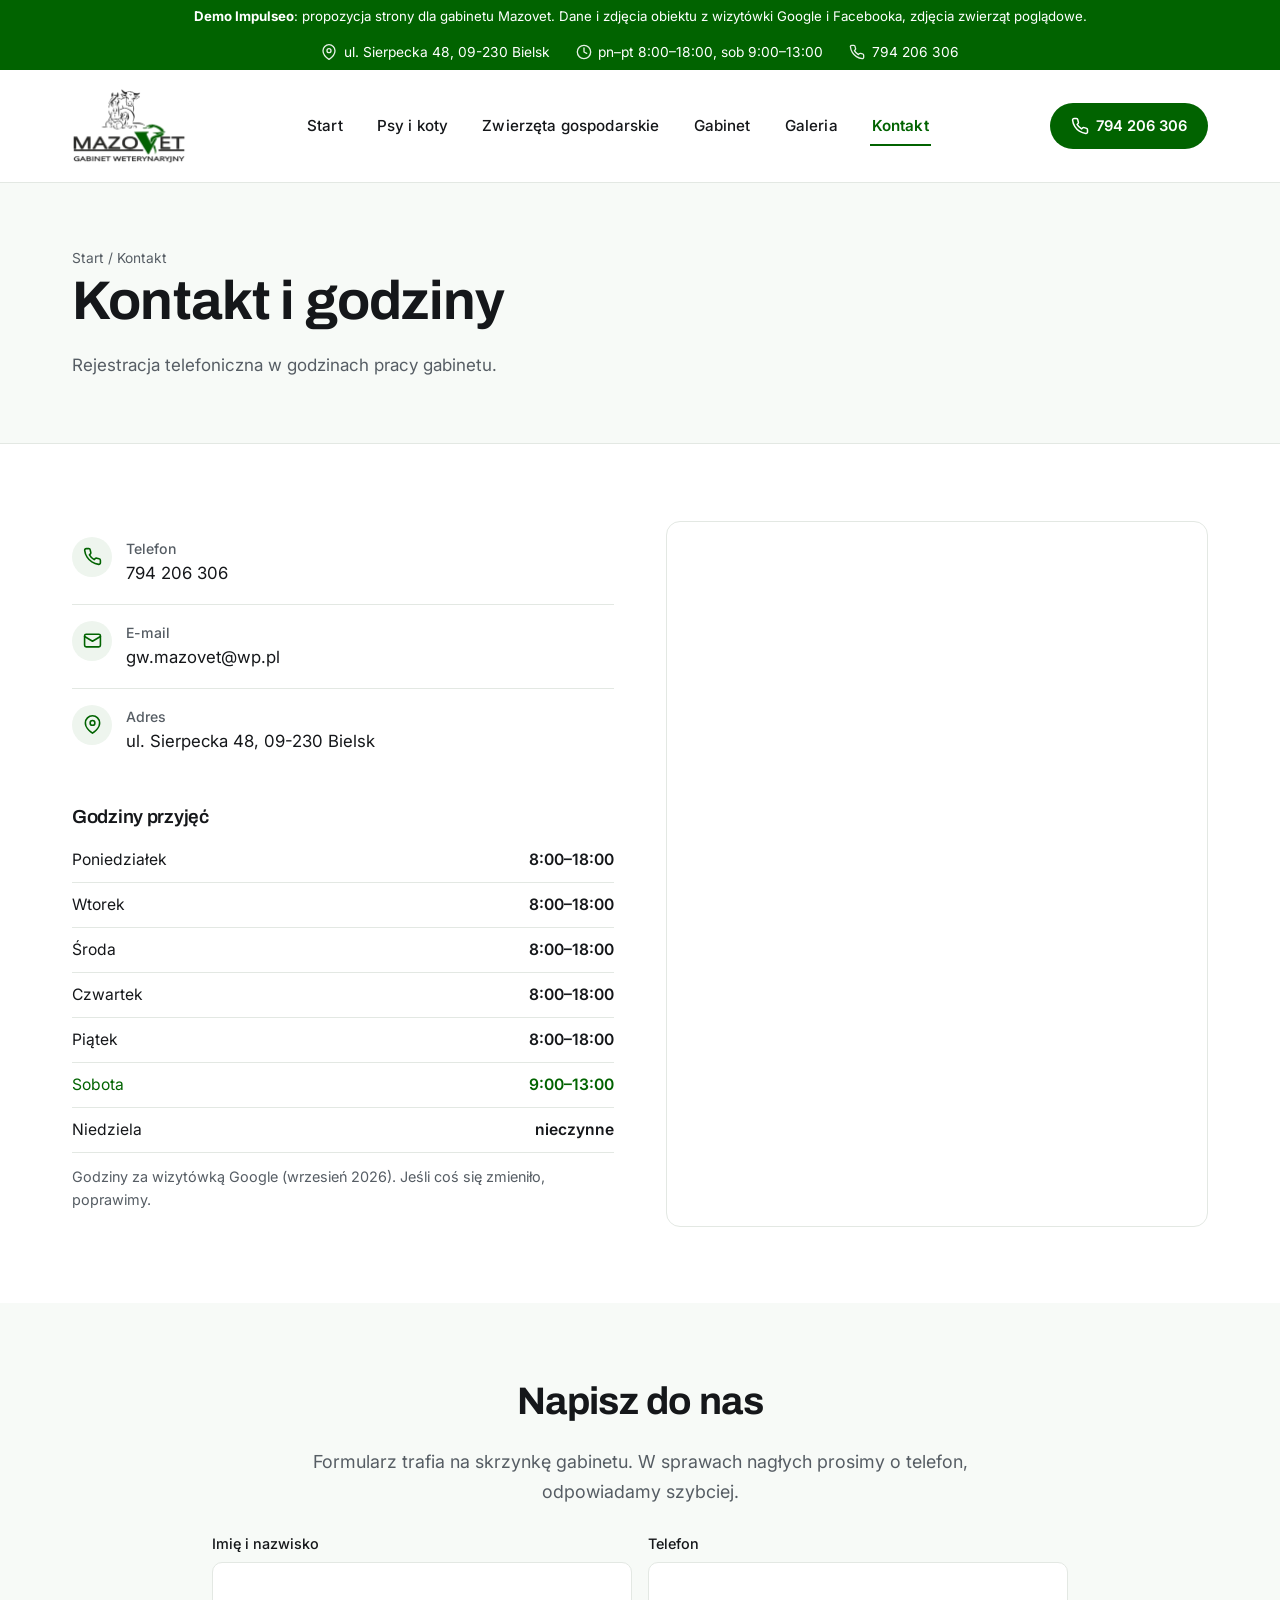
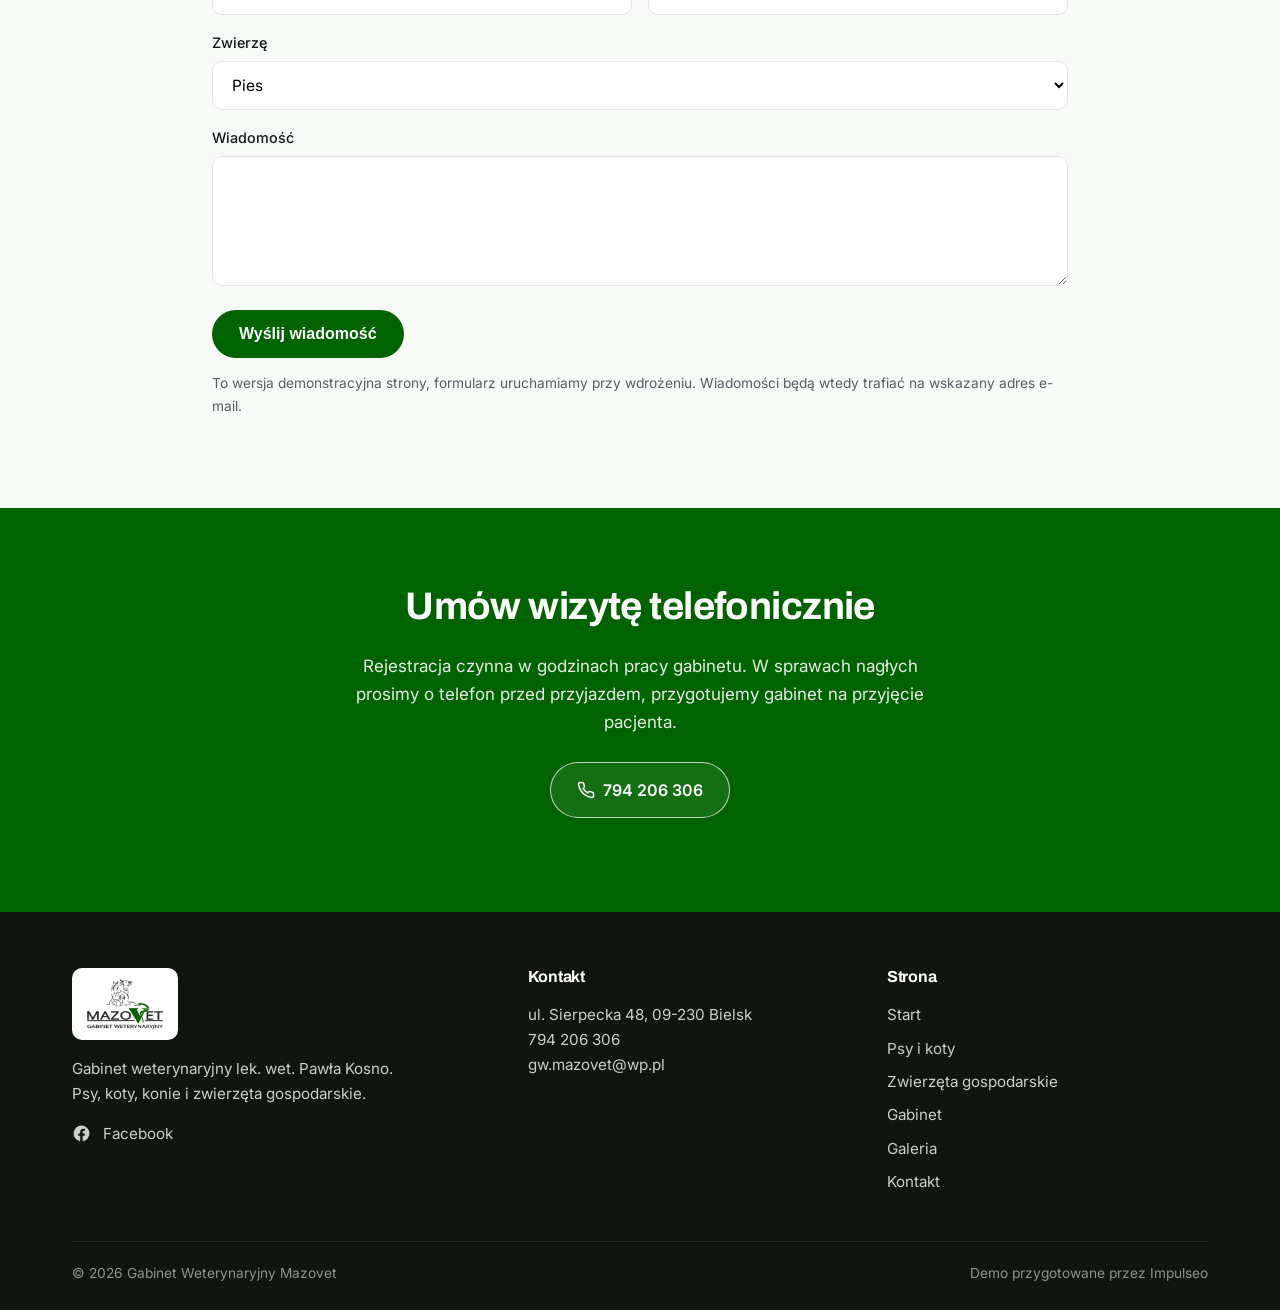
<file: kontakt.html>
<!DOCTYPE html>
<html lang="pl">
<head>
<meta charset="utf-8">
<meta name="viewport" content="width=device-width, initial-scale=1">
<meta name="robots" content="noindex, nofollow">
<title>Kontakt | Gabinet Weterynaryjny Mazovet, Bielsk</title>
<meta name="description" content="Gabinet Mazovet, ul. Sierpecka 48, 09-230 Bielsk. Telefon 794 206 306. Pn–pt 8:00–18:00, sob 9:00–13:00.">
<link rel="canonical" href="https://impulseo-pl.github.io/mazovet-gabinet-weterynaryjny/kontakt.html">
<meta property="og:type" content="website">
<meta property="og:title" content="Kontakt | Gabinet Weterynaryjny Mazovet, Bielsk">
<meta property="og:description" content="Gabinet Mazovet, ul. Sierpecka 48, 09-230 Bielsk. Telefon 794 206 306. Pn–pt 8:00–18:00, sob 9:00–13:00.">
<meta property="og:image" content="https://impulseo-pl.github.io/mazovet-gabinet-weterynaryjny/assets/img/klinika.webp">
<meta property="og:locale" content="pl_PL">
<meta name="twitter:card" content="summary_large_image">
<link rel="icon" href="assets/img/favicon-32.png?v=e018c4e5" sizes="32x32">
<link rel="icon" href="assets/img/favicon-192.png?v=eaf40a9d" sizes="192x192">
<link rel="apple-touch-icon" href="assets/img/apple-touch-icon.png?v=413454d2">
<link rel="preconnect" href="https://fonts.googleapis.com">
<link rel="preconnect" href="https://fonts.gstatic.com" crossorigin>
<link href="https://fonts.googleapis.com/css2?family=Archivo:wght@600;700&family=Inter:wght@400;500;600&display=swap" rel="stylesheet">
<link rel="stylesheet" href="assets/style.css?v=1ff86225">
</head>
<body>

<div class="demo-bar">
  <b>Demo Impulseo</b>: propozycja strony dla gabinetu Mazovet. Dane i zdjęcia obiektu z wizytówki Google i Facebooka, zdjęcia zwierząt poglądowe.
</div>

<header class="site-head">
  <div class="topbar">
    <div class="wrap">
      <span class="ti"><svg viewBox="0 0 24 24" fill="none" stroke="currentColor" stroke-width="2" stroke-linecap="round" stroke-linejoin="round"><path d="M21 10c0 7-9 13-9 13s-9-6-9-13a9 9 0 0 1 18 0z"/><circle cx="12" cy="10" r="3"/></svg> ul. Sierpecka 48, 09-230 Bielsk</span>
      <span class="ti hide-m"><svg viewBox="0 0 24 24" fill="none" stroke="currentColor" stroke-width="2" stroke-linecap="round" stroke-linejoin="round"><circle cx="12" cy="12" r="10"/><polyline points="12 6 12 12 16 14"/></svg> pn–pt 8:00–18:00, sob 9:00–13:00</span>
      <a class="ti" href="tel:+48794206306"><svg viewBox="0 0 24 24" fill="none" stroke="currentColor" stroke-width="2" stroke-linecap="round" stroke-linejoin="round"><path d="M22 16.92v3a2 2 0 0 1-2.18 2 19.79 19.79 0 0 1-8.63-3.07 19.5 19.5 0 0 1-6-6 19.79 19.79 0 0 1-3.07-8.67A2 2 0 0 1 4.11 2h3a2 2 0 0 1 2 1.72c.13.96.36 1.9.7 2.81a2 2 0 0 1-.45 2.11L8.09 9.91a16 16 0 0 0 6 6l1.27-1.27a2 2 0 0 1 2.11-.45c.9.34 1.85.57 2.81.7A2 2 0 0 1 22 16.92z"/></svg> 794 206 306</a>
    </div>
  </div>
  <div class="head-bg">
    <div class="head-in">
      <a class="brand" href="index.html">
        <img src="assets/img/logo.png?v=a83ef169" alt="Mazovet, Gabinet Weterynaryjny" width="461" height="307">
      </a>
      <nav class="mainnav" id="mainnav" aria-label="Główna"><a href="index.html">Start</a><a href="psy-i-koty.html">Psy i koty</a><a href="zwierzeta-gospodarskie.html">Zwierzęta gospodarskie</a><a href="gabinet.html">Gabinet</a><a href="galeria.html">Galeria</a><a href="kontakt.html" aria-current="page">Kontakt</a></nav>
      <a class="btn btn-primary btn-sm head-cta" href="tel:+48794206306"><svg viewBox="0 0 24 24" fill="none" stroke="currentColor" stroke-width="2" stroke-linecap="round" stroke-linejoin="round"><path d="M22 16.92v3a2 2 0 0 1-2.18 2 19.79 19.79 0 0 1-8.63-3.07 19.5 19.5 0 0 1-6-6 19.79 19.79 0 0 1-3.07-8.67A2 2 0 0 1 4.11 2h3a2 2 0 0 1 2 1.72c.13.96.36 1.9.7 2.81a2 2 0 0 1-.45 2.11L8.09 9.91a16 16 0 0 0 6 6l1.27-1.27a2 2 0 0 1 2.11-.45c.9.34 1.85.57 2.81.7A2 2 0 0 1 22 16.92z"/></svg> 794 206 306</a>
      <button class="burger" aria-expanded="false" aria-controls="mainnav" aria-label="Menu">
        <span></span><span></span><span></span>
      </button>
    </div>
  </div>
</header>

<div class="pagehead">
  <div class="wrap">
    <p class="crumbs"><a href="index.html">Start</a> / Kontakt</p>
    <h1>Kontakt i godziny</h1>
    <p>Rejestracja telefoniczna w godzinach pracy gabinetu.</p>
  </div>
</div>

<section>
  <div class="wrap">
    <div class="contact-grid">
      <div>
        <ul class="info-list">
          <li><span class="ic"><svg viewBox="0 0 24 24" fill="none" stroke="currentColor" stroke-width="2" stroke-linecap="round" stroke-linejoin="round"><path d="M22 16.92v3a2 2 0 0 1-2.18 2 19.79 19.79 0 0 1-8.63-3.07 19.5 19.5 0 0 1-6-6 19.79 19.79 0 0 1-3.07-8.67A2 2 0 0 1 4.11 2h3a2 2 0 0 1 2 1.72c.13.96.36 1.9.7 2.81a2 2 0 0 1-.45 2.11L8.09 9.91a16 16 0 0 0 6 6l1.27-1.27a2 2 0 0 1 2.11-.45c.9.34 1.85.57 2.81.7A2 2 0 0 1 22 16.92z"/></svg></span><span><b>Telefon</b><a href="tel:+48794206306">794 206 306</a></span></li>
          <li><span class="ic"><svg viewBox="0 0 24 24" fill="none" stroke="currentColor" stroke-width="2" stroke-linecap="round" stroke-linejoin="round"><rect x="2" y="4" width="20" height="16" rx="2"/><path d="m22 7-10 6L2 7"/></svg></span><span><b>E-mail</b><a href="mailto:gw.mazovet@wp.pl">gw.mazovet@wp.pl</a></span></li>
          <li><span class="ic"><svg viewBox="0 0 24 24" fill="none" stroke="currentColor" stroke-width="2" stroke-linecap="round" stroke-linejoin="round"><path d="M21 10c0 7-9 13-9 13s-9-6-9-13a9 9 0 0 1 18 0z"/><circle cx="12" cy="10" r="3"/></svg></span><span><b>Adres</b><span>ul. Sierpecka 48, 09-230 Bielsk</span></span></li>
        </ul>

        <h3 style="margin-top:34px">Godziny przyjęć</h3>
        <table class="hours">
          <tr data-day="1"><td>Poniedziałek</td><td>8:00–18:00</td></tr>
          <tr data-day="2"><td>Wtorek</td><td>8:00–18:00</td></tr>
          <tr data-day="3"><td>Środa</td><td>8:00–18:00</td></tr>
          <tr data-day="4"><td>Czwartek</td><td>8:00–18:00</td></tr>
          <tr data-day="5"><td>Piątek</td><td>8:00–18:00</td></tr>
          <tr data-day="6"><td>Sobota</td><td>9:00–13:00</td></tr>
          <tr data-day="0"><td>Niedziela</td><td>nieczynne</td></tr>
        </table>
        <p class="muted" style="font-size:.9rem;margin-top:12px">Godziny za wizytówką Google (wrzesień 2026). Jeśli coś się zmieniło, poprawimy.</p>
      </div>
      <div class="map">
        <iframe src="https://www.google.com/maps?q=Sierpecka%2048,%2009-230%20Bielsk&hl=pl&z=16&output=embed" loading="lazy" referrerpolicy="no-referrer-when-downgrade" title="Mapa dojazdu do gabinetu Mazovet"></iframe>
      </div>
    </div>
  </div>
</section>

<section style="background:var(--bg-2)">
  <div class="wrap-narrow">
    <div class="sec-head center" style="margin-bottom:26px">
      <h2>Napisz do nas</h2>
      <p class="lead" style="margin:0 auto">Formularz trafia na skrzynkę gabinetu. W sprawach nagłych prosimy o telefon, odpowiadamy szybciej.</p>
    </div>
    <form data-demo-form>
      <div class="row">
        <div><label for="imie">Imię i nazwisko</label><input id="imie" name="imie" required></div>
        <div><label for="tel">Telefon</label><input id="tel" name="tel" type="tel" required></div>
      </div>
      <label for="gatunek">Zwierzę</label>
      <select id="gatunek" name="gatunek">
        <option>Pies</option><option>Kot</option><option>Bydło</option><option>Koń</option><option>Inne</option>
      </select>
      <label for="tresc">Wiadomość</label>
      <textarea id="tresc" name="tresc" required></textarea>
      <button class="btn btn-primary" type="submit">Wyślij wiadomość</button>
      <p class="form-result form-note" hidden></p>
      <p class="form-note" style="margin-top:14px">To wersja demonstracyjna strony, formularz uruchamiamy przy wdrożeniu. Wiadomości będą wtedy trafiać na wskazany adres e-mail.</p>
    </form>
  </div>
</section>

<section class="cta">
  <div class="wrap">
    <h2>Umów wizytę telefonicznie</h2>
    <p>Rejestracja czynna w godzinach pracy gabinetu. W sprawach nagłych prosimy o telefon przed przyjazdem, przygotujemy gabinet na przyjęcie pacjenta.</p>
    <p style="margin-top:26px"><a class="btn btn-ghost" href="tel:+48794206306"><svg viewBox="0 0 24 24" fill="none" stroke="currentColor" stroke-width="2" stroke-linecap="round" stroke-linejoin="round"><path d="M22 16.92v3a2 2 0 0 1-2.18 2 19.79 19.79 0 0 1-8.63-3.07 19.5 19.5 0 0 1-6-6 19.79 19.79 0 0 1-3.07-8.67A2 2 0 0 1 4.11 2h3a2 2 0 0 1 2 1.72c.13.96.36 1.9.7 2.81a2 2 0 0 1-.45 2.11L8.09 9.91a16 16 0 0 0 6 6l1.27-1.27a2 2 0 0 1 2.11-.45c.9.34 1.85.57 2.81.7A2 2 0 0 1 22 16.92z"/></svg> 794 206 306</a></p>
  </div>
</section>

<script type="application/ld+json">
{"@context":"https://schema.org","@type":"VeterinaryCare","name":"Mazovet, Gabinet Weterynaryjny lek. wet. Paweł Kosno",
"telephone":"+48 794 206 306","email":"gw.mazovet@wp.pl",
"address":{"@type":"PostalAddress","streetAddress":"ul. Sierpecka 48","postalCode":"09-230","addressLocality":"Bielsk","addressRegion":"mazowieckie","addressCountry":"PL"},
"geo":{"@type":"GeoCoordinates","latitude":52.6791114,"longitude":19.8009251},
"areaServed":["Bielsk","Gozdowo","Drobin","Sierpc","Płock","powiat płocki"],
"openingHoursSpecification":[
{"@type":"OpeningHoursSpecification","dayOfWeek":["Monday","Tuesday","Wednesday","Thursday","Friday"],"opens":"08:00","closes":"18:00"},
{"@type":"OpeningHoursSpecification","dayOfWeek":"Saturday","opens":"09:00","closes":"13:00"}],
"sameAs":["https://www.facebook.com/profile.php?id=100063583105562"]}
</script>

<footer class="site-foot">
  <div class="wrap">
    <div class="foot-grid">
      <div>
        <img class="flogo" src="assets/img/logo.png?v=a83ef169" alt="Mazovet, Gabinet Weterynaryjny" width="461" height="307">
        <p class="mt0">Gabinet weterynaryjny lek. wet. Pawła Kosno.<br>Psy, koty, konie i zwierzęta gospodarskie.</p>
        <p><a href="https://www.facebook.com/profile.php?id=100063583105562" rel="noopener"><svg viewBox="0 0 24 24" fill="currentColor"><path d="M22 12a10 10 0 1 0-11.6 9.9v-7h-2.5V12h2.5V9.8c0-2.5 1.5-3.9 3.8-3.9 1.1 0 2.2.2 2.2.2v2.5h-1.3c-1.2 0-1.6.8-1.6 1.6V12h2.8l-.4 2.9h-2.4v7A10 10 0 0 0 22 12z"/></svg> Facebook</a></p>
      </div>
      <div>
        <h4>Kontakt</h4>
        <p>ul. Sierpecka 48, 09-230 Bielsk<br>
        <a href="tel:+48794206306">794 206 306</a><br>
        <a href="mailto:gw.mazovet@wp.pl">gw.mazovet@wp.pl</a></p>
      </div>
      <div>
        <h4>Strona</h4>
        <ul class="foot-links"><li><a href="index.html">Start</a></li><li><a href="psy-i-koty.html">Psy i koty</a></li><li><a href="zwierzeta-gospodarskie.html">Zwierzęta gospodarskie</a></li><li><a href="gabinet.html">Gabinet</a></li><li><a href="galeria.html">Galeria</a></li><li><a href="kontakt.html">Kontakt</a></li></ul>
      </div>
    </div>
    <div class="foot-bottom">
      <span>© 2026 Gabinet Weterynaryjny Mazovet</span>
      <span>Demo przygotowane przez Impulseo</span>
    </div>
  </div>
</footer>

<script src="assets/main.js?v=08451829"></script>
</body>
</html>
</file>
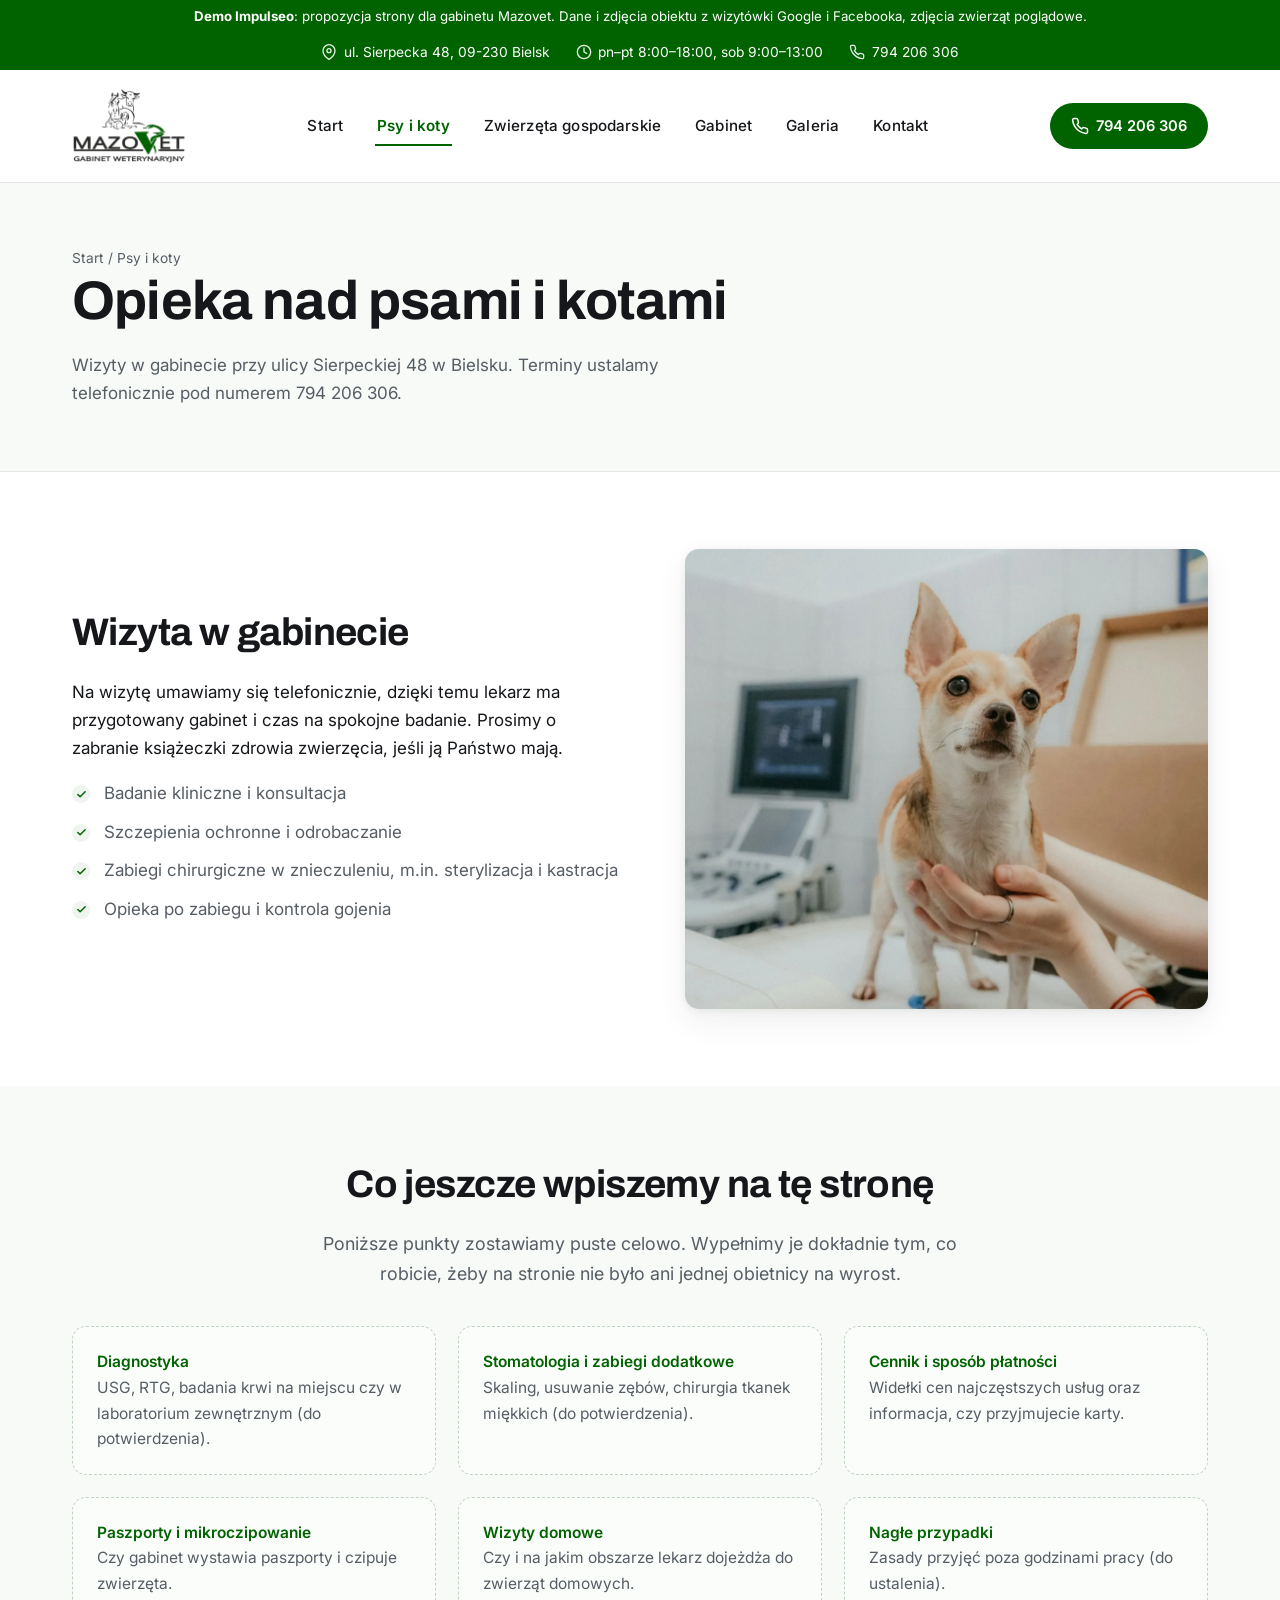
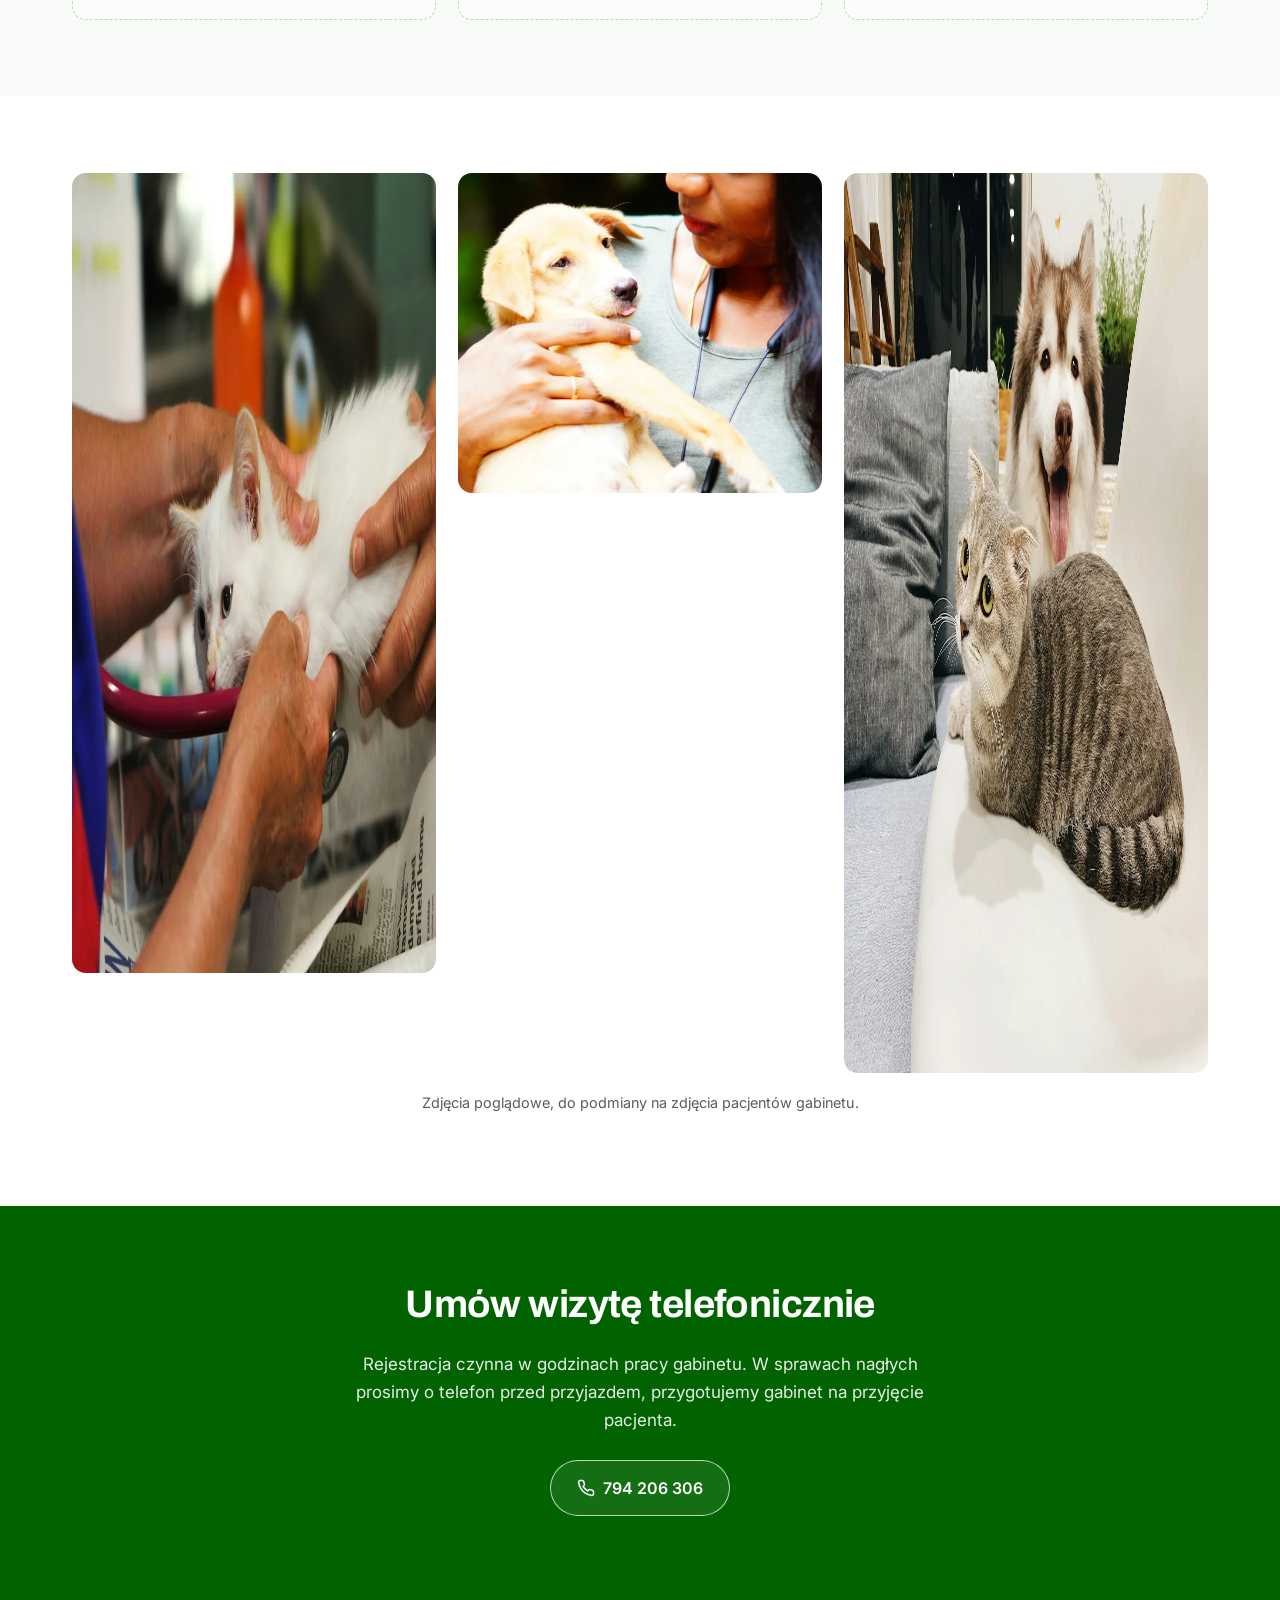
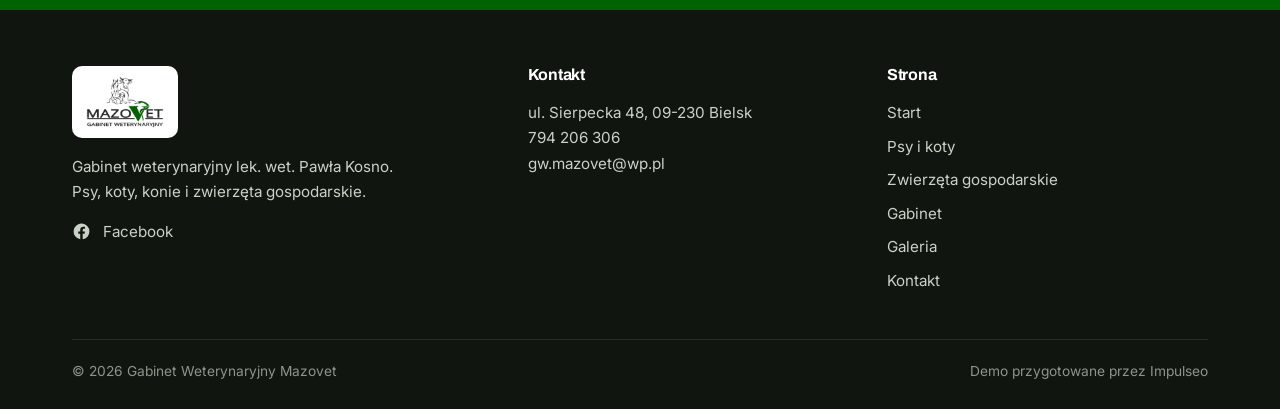
<file: psy-i-koty.html>
<!DOCTYPE html>
<html lang="pl">
<head>
<meta charset="utf-8">
<meta name="viewport" content="width=device-width, initial-scale=1">
<meta name="robots" content="noindex, nofollow">
<title>Weterynarz dla psa i kota w Bielsku | Gabinet Mazovet</title>
<meta name="description" content="Opieka nad psami i kotami w gabinecie Mazovet w Bielsku: badanie, szczepienia, zabiegi chirurgiczne. Rejestracja: 794 206 306.">
<link rel="canonical" href="https://impulseo-pl.github.io/mazovet-gabinet-weterynaryjny/psy-i-koty.html">
<meta property="og:type" content="website">
<meta property="og:title" content="Weterynarz dla psa i kota w Bielsku | Gabinet Mazovet">
<meta property="og:description" content="Opieka nad psami i kotami w gabinecie Mazovet w Bielsku: badanie, szczepienia, zabiegi chirurgiczne. Rejestracja: 794 206 306.">
<meta property="og:image" content="https://impulseo-pl.github.io/mazovet-gabinet-weterynaryjny/assets/img/pies-gabinet.webp">
<meta property="og:locale" content="pl_PL">
<meta name="twitter:card" content="summary_large_image">
<link rel="icon" href="assets/img/favicon-32.png?v=e018c4e5" sizes="32x32">
<link rel="icon" href="assets/img/favicon-192.png?v=eaf40a9d" sizes="192x192">
<link rel="apple-touch-icon" href="assets/img/apple-touch-icon.png?v=413454d2">
<link rel="preconnect" href="https://fonts.googleapis.com">
<link rel="preconnect" href="https://fonts.gstatic.com" crossorigin>
<link href="https://fonts.googleapis.com/css2?family=Archivo:wght@600;700&family=Inter:wght@400;500;600&display=swap" rel="stylesheet">
<link rel="stylesheet" href="assets/style.css?v=1ff86225">
</head>
<body>

<div class="demo-bar">
  <b>Demo Impulseo</b>: propozycja strony dla gabinetu Mazovet. Dane i zdjęcia obiektu z wizytówki Google i Facebooka, zdjęcia zwierząt poglądowe.
</div>

<header class="site-head">
  <div class="topbar">
    <div class="wrap">
      <span class="ti"><svg viewBox="0 0 24 24" fill="none" stroke="currentColor" stroke-width="2" stroke-linecap="round" stroke-linejoin="round"><path d="M21 10c0 7-9 13-9 13s-9-6-9-13a9 9 0 0 1 18 0z"/><circle cx="12" cy="10" r="3"/></svg> ul. Sierpecka 48, 09-230 Bielsk</span>
      <span class="ti hide-m"><svg viewBox="0 0 24 24" fill="none" stroke="currentColor" stroke-width="2" stroke-linecap="round" stroke-linejoin="round"><circle cx="12" cy="12" r="10"/><polyline points="12 6 12 12 16 14"/></svg> pn–pt 8:00–18:00, sob 9:00–13:00</span>
      <a class="ti" href="tel:+48794206306"><svg viewBox="0 0 24 24" fill="none" stroke="currentColor" stroke-width="2" stroke-linecap="round" stroke-linejoin="round"><path d="M22 16.92v3a2 2 0 0 1-2.18 2 19.79 19.79 0 0 1-8.63-3.07 19.5 19.5 0 0 1-6-6 19.79 19.79 0 0 1-3.07-8.67A2 2 0 0 1 4.11 2h3a2 2 0 0 1 2 1.72c.13.96.36 1.9.7 2.81a2 2 0 0 1-.45 2.11L8.09 9.91a16 16 0 0 0 6 6l1.27-1.27a2 2 0 0 1 2.11-.45c.9.34 1.85.57 2.81.7A2 2 0 0 1 22 16.92z"/></svg> 794 206 306</a>
    </div>
  </div>
  <div class="head-bg">
    <div class="head-in">
      <a class="brand" href="index.html">
        <img src="assets/img/logo.png?v=a83ef169" alt="Mazovet, Gabinet Weterynaryjny" width="461" height="307">
      </a>
      <nav class="mainnav" id="mainnav" aria-label="Główna"><a href="index.html">Start</a><a href="psy-i-koty.html" aria-current="page">Psy i koty</a><a href="zwierzeta-gospodarskie.html">Zwierzęta gospodarskie</a><a href="gabinet.html">Gabinet</a><a href="galeria.html">Galeria</a><a href="kontakt.html">Kontakt</a></nav>
      <a class="btn btn-primary btn-sm head-cta" href="tel:+48794206306"><svg viewBox="0 0 24 24" fill="none" stroke="currentColor" stroke-width="2" stroke-linecap="round" stroke-linejoin="round"><path d="M22 16.92v3a2 2 0 0 1-2.18 2 19.79 19.79 0 0 1-8.63-3.07 19.5 19.5 0 0 1-6-6 19.79 19.79 0 0 1-3.07-8.67A2 2 0 0 1 4.11 2h3a2 2 0 0 1 2 1.72c.13.96.36 1.9.7 2.81a2 2 0 0 1-.45 2.11L8.09 9.91a16 16 0 0 0 6 6l1.27-1.27a2 2 0 0 1 2.11-.45c.9.34 1.85.57 2.81.7A2 2 0 0 1 22 16.92z"/></svg> 794 206 306</a>
      <button class="burger" aria-expanded="false" aria-controls="mainnav" aria-label="Menu">
        <span></span><span></span><span></span>
      </button>
    </div>
  </div>
</header>

<div class="pagehead">
  <div class="wrap">
    <p class="crumbs"><a href="index.html">Start</a> / Psy i koty</p>
    <h1>Opieka nad psami i kotami</h1>
    <p>Wizyty w gabinecie przy ulicy Sierpeckiej 48 w Bielsku. Terminy ustalamy telefonicznie pod numerem 794 206 306.</p>
  </div>
</div>

<section>
  <div class="wrap">
    <div class="split">
      <div class="split-txt">
        <h2 class="mt0">Wizyta w gabinecie</h2>
        <p>Na wizytę umawiamy się telefonicznie, dzięki temu lekarz ma przygotowany gabinet i czas na spokojne badanie. Prosimy o zabranie książeczki zdrowia zwierzęcia, jeśli ją Państwo mają.</p>
        <ul class="ticks">
          <li>Badanie kliniczne i konsultacja</li>
          <li>Szczepienia ochronne i odrobaczanie</li>
          <li>Zabiegi chirurgiczne w znieczuleniu, m.in. sterylizacja i kastracja</li>
          <li>Opieka po zabiegu i kontrola gojenia</li>
        </ul>
      </div>
      <div class="split-img"><img src="assets/img/piesek-gabinet.webp?v=33c28228" alt="Pies u weterynarza" width="1200" height="1800" loading="lazy"></div>
    </div>
  </div>
</section>

<section style="background:var(--bg-2)">
  <div class="wrap">
    <div class="sec-head center">
      <h2>Co jeszcze wpiszemy na tę stronę</h2>
      <p class="lead" style="margin:0 auto">Poniższe punkty zostawiamy puste celowo. Wypełnimy je dokładnie tym, co robicie, żeby na stronie nie było ani jednej obietnicy na wyrost.</p>
    </div>
    <div class="grid g3">
      <div class="card todo"><p><b>Diagnostyka</b></p><p>USG, RTG, badania krwi na miejscu czy w laboratorium zewnętrznym (do potwierdzenia).</p></div>
      <div class="card todo"><p><b>Stomatologia i zabiegi dodatkowe</b></p><p>Skaling, usuwanie zębów, chirurgia tkanek miękkich (do potwierdzenia).</p></div>
      <div class="card todo"><p><b>Cennik i sposób płatności</b></p><p>Widełki cen najczęstszych usług oraz informacja, czy przyjmujecie karty.</p></div>
      <div class="card todo"><p><b>Paszporty i mikroczipowanie</b></p><p>Czy gabinet wystawia paszporty i czipuje zwierzęta.</p></div>
      <div class="card todo"><p><b>Wizyty domowe</b></p><p>Czy i na jakim obszarze lekarz dojeżdża do zwierząt domowych.</p></div>
      <div class="card todo"><p><b>Nagłe przypadki</b></p><p>Zasady przyjęć poza godzinami pracy (do ustalenia).</p></div>
    </div>
  </div>
</section>

<section>
  <div class="wrap">
    <div class="grid g3">
      <figure style="margin:0"><img src="assets/img/kotek.webp?v=8c4c4b7d" alt="Kotek na badaniu" width="1200" height="800" loading="lazy" style="border-radius:14px"></figure>
      <figure style="margin:0"><img src="assets/img/szczeniak.webp?v=e1f67126" alt="Szczeniak na rękach" width="1200" height="2137" loading="lazy" style="border-radius:14px;max-height:320px;object-fit:cover;width:100%"></figure>
      <figure style="margin:0"><img src="assets/img/pies-kot.webp?v=73923365" alt="Pies i kot" width="1200" height="900" loading="lazy" style="border-radius:14px"></figure>
    </div>
    <p class="center muted" style="margin-top:18px;font-size:.9rem">Zdjęcia poglądowe, do podmiany na zdjęcia pacjentów gabinetu.</p>
  </div>
</section>

<section class="cta">
  <div class="wrap">
    <h2>Umów wizytę telefonicznie</h2>
    <p>Rejestracja czynna w godzinach pracy gabinetu. W sprawach nagłych prosimy o telefon przed przyjazdem, przygotujemy gabinet na przyjęcie pacjenta.</p>
    <p style="margin-top:26px"><a class="btn btn-ghost" href="tel:+48794206306"><svg viewBox="0 0 24 24" fill="none" stroke="currentColor" stroke-width="2" stroke-linecap="round" stroke-linejoin="round"><path d="M22 16.92v3a2 2 0 0 1-2.18 2 19.79 19.79 0 0 1-8.63-3.07 19.5 19.5 0 0 1-6-6 19.79 19.79 0 0 1-3.07-8.67A2 2 0 0 1 4.11 2h3a2 2 0 0 1 2 1.72c.13.96.36 1.9.7 2.81a2 2 0 0 1-.45 2.11L8.09 9.91a16 16 0 0 0 6 6l1.27-1.27a2 2 0 0 1 2.11-.45c.9.34 1.85.57 2.81.7A2 2 0 0 1 22 16.92z"/></svg> 794 206 306</a></p>
  </div>
</section>

<script type="application/ld+json">
{"@context":"https://schema.org","@type":"VeterinaryCare","name":"Mazovet, Gabinet Weterynaryjny lek. wet. Paweł Kosno",
"telephone":"+48 794 206 306","email":"gw.mazovet@wp.pl",
"address":{"@type":"PostalAddress","streetAddress":"ul. Sierpecka 48","postalCode":"09-230","addressLocality":"Bielsk","addressRegion":"mazowieckie","addressCountry":"PL"},
"geo":{"@type":"GeoCoordinates","latitude":52.6791114,"longitude":19.8009251},
"areaServed":["Bielsk","Gozdowo","Drobin","Sierpc","Płock","powiat płocki"],
"openingHoursSpecification":[
{"@type":"OpeningHoursSpecification","dayOfWeek":["Monday","Tuesday","Wednesday","Thursday","Friday"],"opens":"08:00","closes":"18:00"},
{"@type":"OpeningHoursSpecification","dayOfWeek":"Saturday","opens":"09:00","closes":"13:00"}],
"sameAs":["https://www.facebook.com/profile.php?id=100063583105562"]}
</script>

<footer class="site-foot">
  <div class="wrap">
    <div class="foot-grid">
      <div>
        <img class="flogo" src="assets/img/logo.png?v=a83ef169" alt="Mazovet, Gabinet Weterynaryjny" width="461" height="307">
        <p class="mt0">Gabinet weterynaryjny lek. wet. Pawła Kosno.<br>Psy, koty, konie i zwierzęta gospodarskie.</p>
        <p><a href="https://www.facebook.com/profile.php?id=100063583105562" rel="noopener"><svg viewBox="0 0 24 24" fill="currentColor"><path d="M22 12a10 10 0 1 0-11.6 9.9v-7h-2.5V12h2.5V9.8c0-2.5 1.5-3.9 3.8-3.9 1.1 0 2.2.2 2.2.2v2.5h-1.3c-1.2 0-1.6.8-1.6 1.6V12h2.8l-.4 2.9h-2.4v7A10 10 0 0 0 22 12z"/></svg> Facebook</a></p>
      </div>
      <div>
        <h4>Kontakt</h4>
        <p>ul. Sierpecka 48, 09-230 Bielsk<br>
        <a href="tel:+48794206306">794 206 306</a><br>
        <a href="mailto:gw.mazovet@wp.pl">gw.mazovet@wp.pl</a></p>
      </div>
      <div>
        <h4>Strona</h4>
        <ul class="foot-links"><li><a href="index.html">Start</a></li><li><a href="psy-i-koty.html">Psy i koty</a></li><li><a href="zwierzeta-gospodarskie.html">Zwierzęta gospodarskie</a></li><li><a href="gabinet.html">Gabinet</a></li><li><a href="galeria.html">Galeria</a></li><li><a href="kontakt.html">Kontakt</a></li></ul>
      </div>
    </div>
    <div class="foot-bottom">
      <span>© 2026 Gabinet Weterynaryjny Mazovet</span>
      <span>Demo przygotowane przez Impulseo</span>
    </div>
  </div>
</footer>

<script src="assets/main.js?v=08451829"></script>
</body>
</html>
</file>
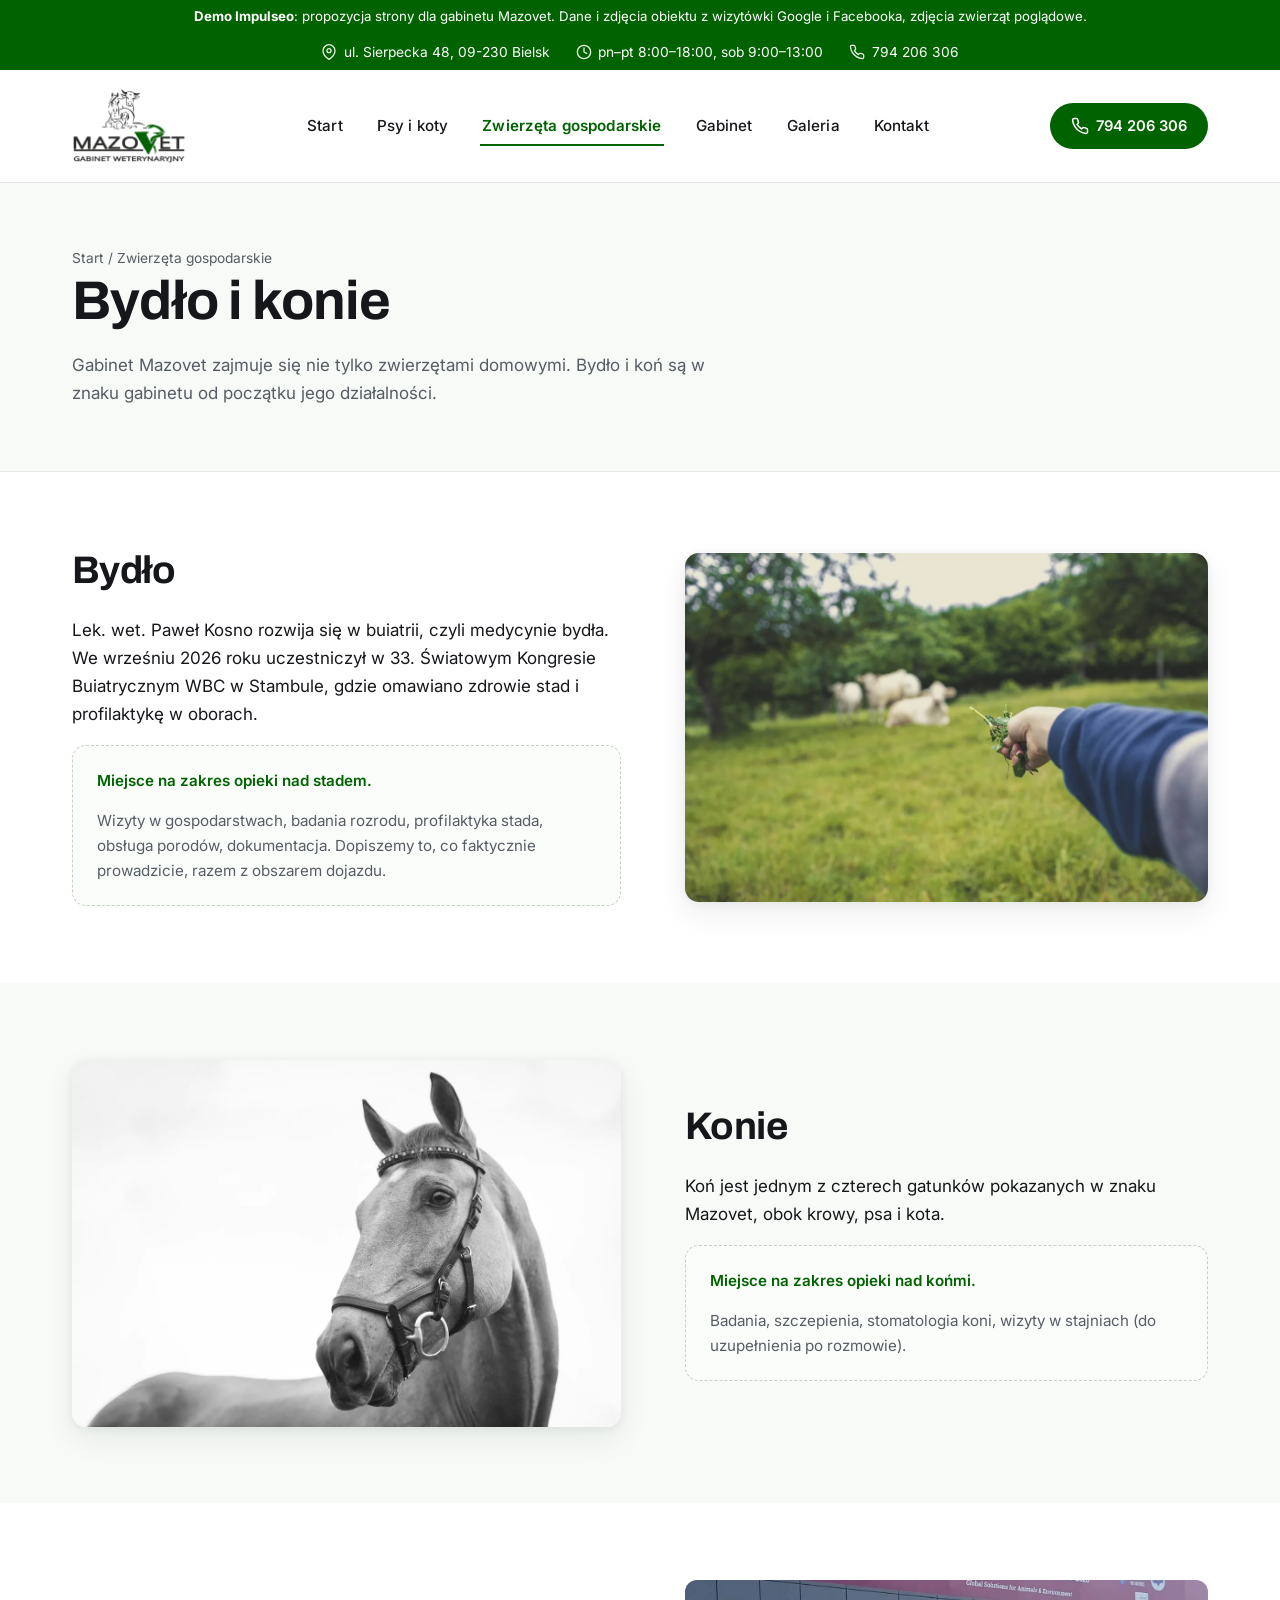
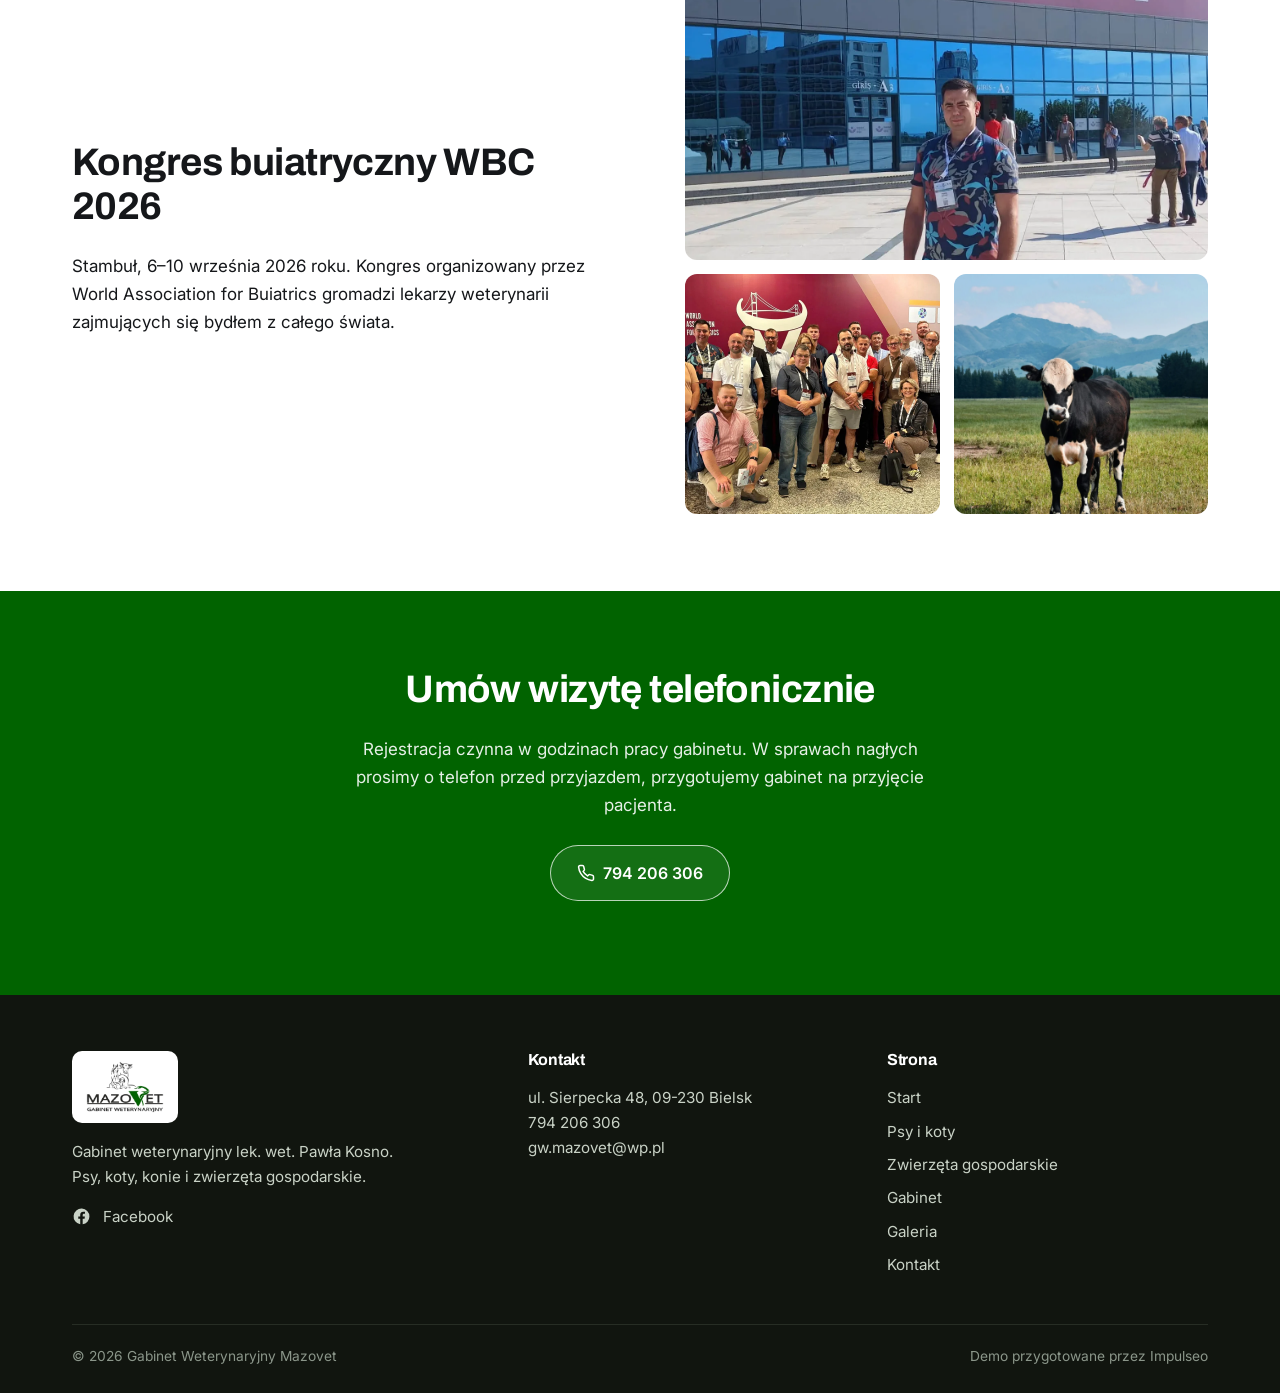
<file: zwierzeta-gospodarskie.html>
<!DOCTYPE html>
<html lang="pl">
<head>
<meta charset="utf-8">
<meta name="viewport" content="width=device-width, initial-scale=1">
<meta name="robots" content="noindex, nofollow">
<title>Weterynarz dla bydła i koni w Bielsku | Gabinet Mazovet</title>
<meta name="description" content="Opieka nad bydłem i końmi w gabinecie weterynaryjnym Mazovet, ul. Sierpecka 48 w Bielsku. Kontakt: 794 206 306.">
<link rel="canonical" href="https://impulseo-pl.github.io/mazovet-gabinet-weterynaryjny/zwierzeta-gospodarskie.html">
<meta property="og:type" content="website">
<meta property="og:title" content="Weterynarz dla bydła i koni w Bielsku | Gabinet Mazovet">
<meta property="og:description" content="Opieka nad bydłem i końmi w gabinecie weterynaryjnym Mazovet, ul. Sierpecka 48 w Bielsku. Kontakt: 794 206 306.">
<meta property="og:image" content="https://impulseo-pl.github.io/mazovet-gabinet-weterynaryjny/assets/img/krowa.webp">
<meta property="og:locale" content="pl_PL">
<meta name="twitter:card" content="summary_large_image">
<link rel="icon" href="assets/img/favicon-32.png?v=e018c4e5" sizes="32x32">
<link rel="icon" href="assets/img/favicon-192.png?v=eaf40a9d" sizes="192x192">
<link rel="apple-touch-icon" href="assets/img/apple-touch-icon.png?v=413454d2">
<link rel="preconnect" href="https://fonts.googleapis.com">
<link rel="preconnect" href="https://fonts.gstatic.com" crossorigin>
<link href="https://fonts.googleapis.com/css2?family=Archivo:wght@600;700&family=Inter:wght@400;500;600&display=swap" rel="stylesheet">
<link rel="stylesheet" href="assets/style.css?v=1ff86225">
</head>
<body>

<div class="demo-bar">
  <b>Demo Impulseo</b>: propozycja strony dla gabinetu Mazovet. Dane i zdjęcia obiektu z wizytówki Google i Facebooka, zdjęcia zwierząt poglądowe.
</div>

<header class="site-head">
  <div class="topbar">
    <div class="wrap">
      <span class="ti"><svg viewBox="0 0 24 24" fill="none" stroke="currentColor" stroke-width="2" stroke-linecap="round" stroke-linejoin="round"><path d="M21 10c0 7-9 13-9 13s-9-6-9-13a9 9 0 0 1 18 0z"/><circle cx="12" cy="10" r="3"/></svg> ul. Sierpecka 48, 09-230 Bielsk</span>
      <span class="ti hide-m"><svg viewBox="0 0 24 24" fill="none" stroke="currentColor" stroke-width="2" stroke-linecap="round" stroke-linejoin="round"><circle cx="12" cy="12" r="10"/><polyline points="12 6 12 12 16 14"/></svg> pn–pt 8:00–18:00, sob 9:00–13:00</span>
      <a class="ti" href="tel:+48794206306"><svg viewBox="0 0 24 24" fill="none" stroke="currentColor" stroke-width="2" stroke-linecap="round" stroke-linejoin="round"><path d="M22 16.92v3a2 2 0 0 1-2.18 2 19.79 19.79 0 0 1-8.63-3.07 19.5 19.5 0 0 1-6-6 19.79 19.79 0 0 1-3.07-8.67A2 2 0 0 1 4.11 2h3a2 2 0 0 1 2 1.72c.13.96.36 1.9.7 2.81a2 2 0 0 1-.45 2.11L8.09 9.91a16 16 0 0 0 6 6l1.27-1.27a2 2 0 0 1 2.11-.45c.9.34 1.85.57 2.81.7A2 2 0 0 1 22 16.92z"/></svg> 794 206 306</a>
    </div>
  </div>
  <div class="head-bg">
    <div class="head-in">
      <a class="brand" href="index.html">
        <img src="assets/img/logo.png?v=a83ef169" alt="Mazovet, Gabinet Weterynaryjny" width="461" height="307">
      </a>
      <nav class="mainnav" id="mainnav" aria-label="Główna"><a href="index.html">Start</a><a href="psy-i-koty.html">Psy i koty</a><a href="zwierzeta-gospodarskie.html" aria-current="page">Zwierzęta gospodarskie</a><a href="gabinet.html">Gabinet</a><a href="galeria.html">Galeria</a><a href="kontakt.html">Kontakt</a></nav>
      <a class="btn btn-primary btn-sm head-cta" href="tel:+48794206306"><svg viewBox="0 0 24 24" fill="none" stroke="currentColor" stroke-width="2" stroke-linecap="round" stroke-linejoin="round"><path d="M22 16.92v3a2 2 0 0 1-2.18 2 19.79 19.79 0 0 1-8.63-3.07 19.5 19.5 0 0 1-6-6 19.79 19.79 0 0 1-3.07-8.67A2 2 0 0 1 4.11 2h3a2 2 0 0 1 2 1.72c.13.96.36 1.9.7 2.81a2 2 0 0 1-.45 2.11L8.09 9.91a16 16 0 0 0 6 6l1.27-1.27a2 2 0 0 1 2.11-.45c.9.34 1.85.57 2.81.7A2 2 0 0 1 22 16.92z"/></svg> 794 206 306</a>
      <button class="burger" aria-expanded="false" aria-controls="mainnav" aria-label="Menu">
        <span></span><span></span><span></span>
      </button>
    </div>
  </div>
</header>

<div class="pagehead">
  <div class="wrap">
    <p class="crumbs"><a href="index.html">Start</a> / Zwierzęta gospodarskie</p>
    <h1>Bydło i konie</h1>
    <p>Gabinet Mazovet zajmuje się nie tylko zwierzętami domowymi. Bydło i koń są w znaku gabinetu od początku jego działalności.</p>
  </div>
</div>

<section>
  <div class="wrap">
    <div class="split">
      <div class="split-txt">
        <h2 class="mt0">Bydło</h2>
        <p>Lek. wet. Paweł Kosno rozwija się w buiatrii, czyli medycynie bydła. We wrześniu 2026 roku uczestniczył w 33. Światowym Kongresie Buiatrycznym WBC w Stambule, gdzie omawiano zdrowie stad i profilaktykę w oborach.</p>
        <div class="todo">
          <p><b>Miejsce na zakres opieki nad stadem.</b></p>
          <p>Wizyty w gospodarstwach, badania rozrodu, profilaktyka stada, obsługa porodów, dokumentacja. Dopiszemy to, co faktycznie prowadzicie, razem z obszarem dojazdu.</p>
        </div>
      </div>
      <div class="split-img"><img src="assets/img/krowa.webp?v=860995a6" alt="Krowa na pastwisku" width="1200" height="800" loading="lazy"></div>
    </div>
  </div>
</section>

<section style="background:var(--bg-2)">
  <div class="wrap">
    <div class="split rev">
      <div class="split-txt">
        <h2 class="mt0">Konie</h2>
        <p>Koń jest jednym z czterech gatunków pokazanych w znaku Mazovet, obok krowy, psa i kota.</p>
        <div class="todo">
          <p><b>Miejsce na zakres opieki nad końmi.</b></p>
          <p>Badania, szczepienia, stomatologia koni, wizyty w stajniach (do uzupełnienia po rozmowie).</p>
        </div>
      </div>
      <div class="split-img"><img src="assets/img/kon.webp?v=96a08b6e" alt="Koń" width="1200" height="801" loading="lazy"></div>
    </div>
  </div>
</section>

<section>
  <div class="wrap">
    <div class="split">
      <div class="split-txt">
        <h2 class="mt0">Kongres buiatryczny WBC 2026</h2>
        <p>Stambuł, 6–10 września 2026 roku. Kongres organizowany przez World Association for Buiatrics gromadzi lekarzy weterynarii zajmujących się bydłem z całego świata.</p>
      </div>
      <div class="split-imgs">
        <img class="wide" src="assets/img/kongres-wbc.webp?v=76cfe803" alt="Centrum kongresowe WBC 2026 w Stambule" width="1280" height="960" loading="lazy">
        <img src="assets/img/kongres-grupa.webp?v=d9f6c216" alt="Uczestnicy kongresu WBC 2026" width="1280" height="960" loading="lazy">
        <img src="assets/img/krowy.webp?v=2a3b70a2" alt="Krowy na pastwisku" width="1200" height="1800" loading="lazy">
      </div>
    </div>
  </div>
</section>

<section class="cta">
  <div class="wrap">
    <h2>Umów wizytę telefonicznie</h2>
    <p>Rejestracja czynna w godzinach pracy gabinetu. W sprawach nagłych prosimy o telefon przed przyjazdem, przygotujemy gabinet na przyjęcie pacjenta.</p>
    <p style="margin-top:26px"><a class="btn btn-ghost" href="tel:+48794206306"><svg viewBox="0 0 24 24" fill="none" stroke="currentColor" stroke-width="2" stroke-linecap="round" stroke-linejoin="round"><path d="M22 16.92v3a2 2 0 0 1-2.18 2 19.79 19.79 0 0 1-8.63-3.07 19.5 19.5 0 0 1-6-6 19.79 19.79 0 0 1-3.07-8.67A2 2 0 0 1 4.11 2h3a2 2 0 0 1 2 1.72c.13.96.36 1.9.7 2.81a2 2 0 0 1-.45 2.11L8.09 9.91a16 16 0 0 0 6 6l1.27-1.27a2 2 0 0 1 2.11-.45c.9.34 1.85.57 2.81.7A2 2 0 0 1 22 16.92z"/></svg> 794 206 306</a></p>
  </div>
</section>

<script type="application/ld+json">
{"@context":"https://schema.org","@type":"VeterinaryCare","name":"Mazovet, Gabinet Weterynaryjny lek. wet. Paweł Kosno",
"telephone":"+48 794 206 306","email":"gw.mazovet@wp.pl",
"address":{"@type":"PostalAddress","streetAddress":"ul. Sierpecka 48","postalCode":"09-230","addressLocality":"Bielsk","addressRegion":"mazowieckie","addressCountry":"PL"},
"geo":{"@type":"GeoCoordinates","latitude":52.6791114,"longitude":19.8009251},
"areaServed":["Bielsk","Gozdowo","Drobin","Sierpc","Płock","powiat płocki"],
"openingHoursSpecification":[
{"@type":"OpeningHoursSpecification","dayOfWeek":["Monday","Tuesday","Wednesday","Thursday","Friday"],"opens":"08:00","closes":"18:00"},
{"@type":"OpeningHoursSpecification","dayOfWeek":"Saturday","opens":"09:00","closes":"13:00"}],
"sameAs":["https://www.facebook.com/profile.php?id=100063583105562"]}
</script>

<footer class="site-foot">
  <div class="wrap">
    <div class="foot-grid">
      <div>
        <img class="flogo" src="assets/img/logo.png?v=a83ef169" alt="Mazovet, Gabinet Weterynaryjny" width="461" height="307">
        <p class="mt0">Gabinet weterynaryjny lek. wet. Pawła Kosno.<br>Psy, koty, konie i zwierzęta gospodarskie.</p>
        <p><a href="https://www.facebook.com/profile.php?id=100063583105562" rel="noopener"><svg viewBox="0 0 24 24" fill="currentColor"><path d="M22 12a10 10 0 1 0-11.6 9.9v-7h-2.5V12h2.5V9.8c0-2.5 1.5-3.9 3.8-3.9 1.1 0 2.2.2 2.2.2v2.5h-1.3c-1.2 0-1.6.8-1.6 1.6V12h2.8l-.4 2.9h-2.4v7A10 10 0 0 0 22 12z"/></svg> Facebook</a></p>
      </div>
      <div>
        <h4>Kontakt</h4>
        <p>ul. Sierpecka 48, 09-230 Bielsk<br>
        <a href="tel:+48794206306">794 206 306</a><br>
        <a href="mailto:gw.mazovet@wp.pl">gw.mazovet@wp.pl</a></p>
      </div>
      <div>
        <h4>Strona</h4>
        <ul class="foot-links"><li><a href="index.html">Start</a></li><li><a href="psy-i-koty.html">Psy i koty</a></li><li><a href="zwierzeta-gospodarskie.html">Zwierzęta gospodarskie</a></li><li><a href="gabinet.html">Gabinet</a></li><li><a href="galeria.html">Galeria</a></li><li><a href="kontakt.html">Kontakt</a></li></ul>
      </div>
    </div>
    <div class="foot-bottom">
      <span>© 2026 Gabinet Weterynaryjny Mazovet</span>
      <span>Demo przygotowane przez Impulseo</span>
    </div>
  </div>
</footer>

<script src="assets/main.js?v=08451829"></script>
</body>
</html>
</file>
<file: assets/style.css>
/* Mazovet, Gabinet Weterynaryjny. Demo Impulseo. */
:root{
  --green:#016300;
  --green-d:#014a00;
  --green-l:#eef5ee;
  --ink:#15171a;
  --ink-2:#565d64;
  --line:#e3e8e3;
  --bg:#fff;
  --bg-2:#f7faf7;
  --radius:14px;
  --shadow:0 2px 8px rgba(16,32,16,.06), 0 12px 32px rgba(16,32,16,.07);
  --head-h:216px;
}

*{box-sizing:border-box}
html{scroll-behavior:smooth}
body{
  margin:0;background:var(--bg);color:var(--ink);
  font-family:Inter,-apple-system,BlinkMacSystemFont,"Segoe UI",Roboto,sans-serif;
  font-size:17px;line-height:1.65;-webkit-font-smoothing:antialiased;
}
img{max-width:100%;display:block}
a{color:inherit}
h1,h2,h3,h4{font-family:Archivo,Inter,sans-serif;line-height:1.14;letter-spacing:-.015em;margin:0 0 .6em}
h1{font-size:clamp(2.05rem, 1.5rem + 2.4vw, 3.4rem);font-weight:700}
h2{font-size:clamp(1.6rem, 1.25rem + 1.5vw, 2.4rem);font-weight:700}
h3{font-size:1.18rem;font-weight:600}
p{margin:0 0 1em}
.wrap{max-width:1180px;margin:0 auto;padding:0 22px}
.wrap-narrow{max-width:900px;margin:0 auto;padding:0 22px}
.sr-only{position:absolute;width:1px;height:1px;padding:0;margin:-1px;overflow:hidden;clip:rect(0 0 0 0);white-space:nowrap;border:0}
section{padding:clamp(52px,6vw,90px) 0}
.lead{font-size:1.12rem;color:var(--ink-2);max-width:62ch}
.muted{color:var(--ink-2)}
.center{text-align:center}
.mt0{margin-top:0}

/* ---------- pasek demo ---------- */
.demo-bar{background:var(--green);color:#fff;font-size:.83rem;text-align:center;padding:.55em 20px;line-height:1.45}
.demo-bar b{font-weight:700}

/* ---------- nagłówek: gruby, biały, logo po lewej ---------- */
.site-head{position:relative;z-index:40;background:#fff;border-bottom:1px solid var(--line)}
.head-bg{background:#fff}
.topbar{background:var(--green);color:#fff;font-size:.86rem}
.topbar .wrap{display:flex;gap:26px;align-items:center;justify-content:center;flex-wrap:wrap;padding-top:.5em;padding-bottom:.5em}
.topbar a{text-decoration:none}
.topbar a:hover{text-decoration:underline}
.topbar .ti{display:inline-flex;align-items:center;gap:.5em;white-space:nowrap}
.topbar svg{width:16px;height:16px;flex:0 0 auto;opacity:.9}

.head-in{
  max-width:1180px;margin:0 auto;padding:18px 22px;
  display:flex;align-items:center;gap:28px;position:relative;
}
.head-in .brand{display:block;flex:0 0 auto}
.head-in .brand img{height:76px;width:auto}
.mainnav{flex:1 1 auto;display:flex;justify-content:center;align-items:center;gap:30px;flex-wrap:wrap}
.mainnav a{
  text-decoration:none;font-size:.95rem;font-weight:500;letter-spacing:.01em;
  padding:6px 2px;border-bottom:2px solid transparent;color:var(--ink);white-space:nowrap;
}
.mainnav a:hover{color:var(--green);border-bottom-color:var(--green)}
.mainnav a[aria-current="page"]{color:var(--green);border-bottom-color:var(--green);font-weight:600}
.head-cta{flex:0 0 auto}
.burger{display:none;width:46px;height:42px;border:1px solid var(--line);border-radius:10px;background:#fff;cursor:pointer;flex:0 0 auto;margin-left:auto}
.burger span{display:block;width:20px;height:2px;background:var(--ink);margin:4px auto;border-radius:2px;transition:.2s}
.burger[aria-expanded="true"] span:nth-child(1){transform:translateY(6px) rotate(45deg)}
.burger[aria-expanded="true"] span:nth-child(2){opacity:0}
.burger[aria-expanded="true"] span:nth-child(3){transform:translateY(-6px) rotate(-45deg)}

/* ---------- przyciski ---------- */
.btn{display:inline-flex;align-items:center;justify-content:center;gap:.5em;padding:14px 26px;border-radius:999px;text-decoration:none;font-weight:600;font-size:1rem;border:1.5px solid transparent;transition:.15s;cursor:pointer}
.btn svg{width:18px;height:18px}
.btn-primary{background:var(--green);color:#fff}
.btn-primary:hover{background:var(--green-d)}
.btn-ghost{border-color:#fff;color:#fff;background:rgba(255,255,255,.08)}
.btn-ghost:hover{background:#fff;color:var(--green)}
.btn-line{border-color:var(--line);background:#fff;color:var(--ink)}
.btn-line:hover{border-color:var(--green);color:var(--green)}
.btn-sm{padding:10px 20px;font-size:.92rem}

/* ---------- hero ---------- */
.hero{position:relative;min-height:clamp(520px,72vh,700px);display:flex;align-items:flex-end;color:#fff;overflow:hidden}
.hero-img{position:absolute;inset:0}
.hero-img img{width:100%;height:100%;object-fit:cover;object-position:center 58%}
.hero-img::after{content:"";position:absolute;inset:0;background:linear-gradient(180deg,rgba(10,20,10,.34) 0%,rgba(10,20,10,.12) 34%,rgba(8,16,8,.72) 100%),linear-gradient(100deg,rgba(6,14,6,.66) 0%,rgba(6,14,6,.34) 44%,rgba(6,14,6,.04) 72%)}
.hero-in{position:relative;padding:0 0 clamp(46px,6vw,74px);max-width:720px}
.hero h1{color:#fff;text-shadow:0 2px 18px rgba(0,0,0,.32)}
.hero p{font-size:1.1rem;color:rgba(255,255,255,.92);max-width:56ch}
.hero-actions{display:flex;gap:14px;flex-wrap:wrap;margin-top:26px}
.hero-badge{display:inline-flex;align-items:center;gap:.55em;background:rgba(255,255,255,.14);border:1px solid rgba(255,255,255,.3);border-radius:999px;padding:7px 16px;font-size:.88rem;margin-bottom:18px}
.hero-badge b{font-weight:600}
.hero-badge svg{width:15px;height:15px;flex:0 0 auto;color:#f2c94c}

/* ---------- pasek informacyjny ---------- */
.strip{background:var(--bg-2);border-bottom:1px solid var(--line)}
.strip .wrap{display:grid;grid-template-columns:repeat(3,1fr);gap:22px;padding-top:26px;padding-bottom:26px}
.strip .it{display:flex;gap:14px;align-items:flex-start}
.strip .ic{flex:0 0 auto;width:40px;height:40px;border-radius:50%;background:var(--green-l);color:var(--green);display:grid;place-items:center}
.strip .ic svg{width:20px;height:20px}
.strip b{display:block;font-size:.97rem}
.strip span{font-size:.92rem;color:var(--ink-2)}

/* ---------- siatki i karty ---------- */
.grid{display:grid;gap:22px}
.g2{grid-template-columns:repeat(2,1fr)}
.g3{grid-template-columns:repeat(3,1fr)}
.g4{grid-template-columns:repeat(4,1fr)}
.card{background:#fff;border:1px solid var(--line);border-radius:var(--radius);padding:26px;transition:.18s}
.card:hover{border-color:#c9d6c9;box-shadow:var(--shadow);transform:translateY(-2px)}
.card h3{margin-bottom:.35em}
.card p{color:var(--ink-2);font-size:.97rem;margin-bottom:0}
.card .ic{width:46px;height:46px;border-radius:12px;background:var(--green-l);color:var(--green);display:grid;place-items:center;margin-bottom:16px}
.card .ic svg{width:24px;height:24px}
.card-img{padding:0;overflow:hidden}
.card-img img{width:100%;height:210px;object-fit:cover}
.card-img .cb{padding:22px 24px 26px}

.sec-head{max-width:660px;margin-bottom:38px}
.sec-head.center{margin-left:auto;margin-right:auto;text-align:center}
.kicker{display:inline-block;font-size:.78rem;letter-spacing:.14em;text-transform:uppercase;color:var(--green);font-weight:600;margin-bottom:.9em}

/* ---------- sekcja dwudzielna ---------- */
.split{display:grid;grid-template-columns:1.05fr 1fr;gap:clamp(30px,5vw,66px);align-items:center}
.split.rev .split-txt{order:2}
.split-img{border-radius:var(--radius);overflow:hidden;box-shadow:var(--shadow)}
.split-img img{width:100%;height:100%;object-fit:cover;max-height:460px}
.split-imgs{display:grid;grid-template-columns:1fr 1fr;gap:14px}
.split-imgs img{border-radius:12px;height:100%;max-height:240px;object-fit:cover;width:100%}
.split-imgs .wide{grid-column:1/-1;max-height:280px}

/* ---------- lista z ptaszkami ---------- */
.ticks{list-style:none;padding:0;margin:0 0 1.4em}
.ticks li{position:relative;padding-left:32px;margin-bottom:.62em;color:var(--ink-2)}
.ticks li::before{
  content:"";position:absolute;left:0;top:.36em;width:18px;height:18px;border-radius:50%;
  background:var(--green-l) url("data:image/svg+xml,%3Csvg xmlns='http://www.w3.org/2000/svg' viewBox='0 0 24 24' fill='none' stroke='%23016300' stroke-width='3.2' stroke-linecap='round' stroke-linejoin='round'%3E%3Cpolyline points='20 6 9 17 4 12'/%3E%3C/svg%3E") center/11px no-repeat;
}

/* ---------- ocena Google ---------- */
.rating{display:flex;align-items:center;gap:26px;flex-wrap:wrap;background:var(--green-l);border-radius:var(--radius);padding:28px 32px}
.rating .score{font-family:Archivo,sans-serif;font-size:3rem;font-weight:700;line-height:1;color:var(--green)}
.stars{color:#f2a413;letter-spacing:.1em;font-size:1.1rem}

/* ---------- miejsce na treść od klienta ---------- */
.todo{border:1.5px dashed #c3d3c3;border-radius:var(--radius);background:#fbfdfb;padding:22px 24px;color:var(--ink-2);font-size:.95rem}
.todo b{color:var(--green);font-weight:600}
.todo p:last-child{margin-bottom:0}

/* ---------- galeria ---------- */
.filters{display:flex;gap:10px;flex-wrap:wrap;margin-bottom:28px;justify-content:center}
.filters button{border:1px solid var(--line);background:#fff;border-radius:999px;padding:9px 20px;font:inherit;font-size:.92rem;cursor:pointer;transition:.15s}
.filters button:hover{border-color:var(--green);color:var(--green)}
.filters button[aria-pressed="true"]{background:var(--green);border-color:var(--green);color:#fff}
.gal{display:grid;grid-template-columns:repeat(3,1fr);gap:16px}
.gal figure{margin:0;border-radius:12px;overflow:hidden;background:#eef1ee;position:relative}
.gal img{width:100%;height:250px;object-fit:cover;transition:.35s}
.gal figure:hover img{transform:scale(1.04)}
.gal figcaption{position:absolute;left:0;right:0;bottom:0;padding:26px 16px 12px;color:#fff;font-size:.88rem;background:linear-gradient(180deg,transparent,rgba(0,0,0,.66))}

/* ---------- kontakt ---------- */
.contact-grid{display:grid;grid-template-columns:1fr 1fr;gap:clamp(28px,4vw,56px)}
.info-list{list-style:none;padding:0;margin:0}
.info-list li{display:flex;gap:14px;padding:16px 0;border-bottom:1px solid var(--line)}
.info-list li:last-child{border-bottom:0}
.info-list .ic{flex:0 0 auto;width:40px;height:40px;border-radius:50%;background:var(--green-l);color:var(--green);display:grid;place-items:center}
.info-list .ic svg{width:19px;height:19px}
.info-list b{display:block;font-size:.88rem;color:var(--ink-2);font-weight:500}
.info-list a,.info-list span{font-size:1.05rem;text-decoration:none}
.info-list a:hover{color:var(--green)}
.hours{width:100%;border-collapse:collapse}
.hours td{padding:9px 0;border-bottom:1px solid var(--line);font-size:.98rem}
.hours td:last-child{text-align:right;font-weight:600}
.hours tr.today td{color:var(--green)}
.map{border-radius:var(--radius);overflow:hidden;border:1px solid var(--line);height:100%;min-height:340px}
.map iframe{width:100%;height:100%;min-height:340px;border:0;display:block}

form .row{display:grid;grid-template-columns:1fr 1fr;gap:16px}
label{display:block;font-size:.9rem;font-weight:500;margin-bottom:6px}
input,textarea,select{
  width:100%;padding:13px 15px;border:1px solid var(--line);border-radius:10px;font:inherit;font-size:.97rem;background:#fff;margin-bottom:16px;
}
input:focus,textarea:focus,select:focus{outline:2px solid var(--green);outline-offset:1px;border-color:transparent}
textarea{min-height:130px;resize:vertical}
.form-note{font-size:.86rem;color:var(--ink-2)}

/* ---------- CTA ---------- */
.cta{background:var(--green);color:#fff;text-align:center}
.cta h2{color:#fff}
.cta p{color:rgba(255,255,255,.9);max-width:56ch;margin-left:auto;margin-right:auto}
.cta .btn-ghost{border-color:rgba(255,255,255,.7)}

/* ---------- nagłówek podstrony ---------- */
.pagehead{background:var(--bg-2);border-bottom:1px solid var(--line);padding:clamp(40px,5vw,64px) 0}
.pagehead h1{margin-bottom:.35em}
.pagehead p{color:var(--ink-2);max-width:62ch;margin-bottom:0}
.crumbs{font-size:.86rem;color:var(--ink-2);margin-bottom:1.1em}
.crumbs a{text-decoration:none}
.crumbs a:hover{color:var(--green)}

/* ---------- stopka ---------- */
.site-foot{background:#11150f;color:#c9d2c6;padding:56px 0 26px;font-size:.95rem}
.site-foot a{text-decoration:none;color:#c9d2c6}
.site-foot a:hover{color:#fff}
.site-foot a svg{width:19px;height:19px;display:inline-block;vertical-align:-4px;margin-right:8px}
.foot-grid{display:grid;grid-template-columns:1.3fr 1fr 1fr;gap:38px}
.site-foot h4{color:#fff;font-size:1rem;margin-bottom:1em}
.site-foot .flogo{height:72px;width:auto;background:#fff;border-radius:10px;padding:10px 14px;margin-bottom:16px}
.foot-links{list-style:none;padding:0;margin:0}
.foot-links li{margin-bottom:.55em}
.foot-bottom{border-top:1px solid #272d24;margin-top:38px;padding-top:20px;display:flex;justify-content:space-between;gap:18px;flex-wrap:wrap;font-size:.86rem;color:#8b968a}

/* ---------- animacje ---------- */
.js .reveal{opacity:0;transform:translateY(16px);transition:opacity .6s ease,transform .6s ease}
.js .reveal.in{opacity:1;transform:none}

/* ---------- responsywność ---------- */
@media (max-width:1120px){
  .head-in{gap:18px}
  .mainnav{gap:20px}
  .mainnav a{font-size:.9rem}
  .head-in .brand img{height:66px}
}
@media (max-width:980px){
  .g4{grid-template-columns:repeat(2,1fr)}
  .g3{grid-template-columns:repeat(2,1fr)}
  .split{grid-template-columns:1fr}
  .split.rev .split-txt{order:0}
  .contact-grid{grid-template-columns:1fr}
  .gal{grid-template-columns:repeat(2,1fr)}
  .strip .wrap{grid-template-columns:1fr;gap:16px}
}
@media (max-width:760px){
  body{font-size:16px}
  .topbar .wrap{gap:14px;font-size:.8rem}
  .topbar .ti.hide-m{display:none}
  .head-in{padding:12px 18px;gap:12px;flex-wrap:wrap}
  .head-in .brand img{height:54px}
  .head-cta{display:none}
  .burger{display:block}
  .mainnav{
    display:none;flex-basis:100%;flex-direction:column;justify-content:flex-start;gap:0;padding:4px 0 8px;
  }
  .mainnav.open{display:flex}
  .mainnav a{padding:13px 0;border-bottom:1px solid var(--line);width:100%}
  .mainnav a:hover{border-bottom-color:var(--line)}
  .hero{min-height:clamp(420px,62vh,560px)}
  .g2,.g3,.g4{grid-template-columns:1fr}
  .gal{grid-template-columns:1fr}
  .gal img{height:230px}
  form .row{grid-template-columns:1fr}
  .foot-grid{grid-template-columns:1fr;gap:26px}
  .rating{padding:22px}
}
@media (prefers-reduced-motion:reduce){
  *{animation:none !important;transition:none !important}
  html{scroll-behavior:auto}
  .reveal{opacity:1;transform:none}
}
</file>
